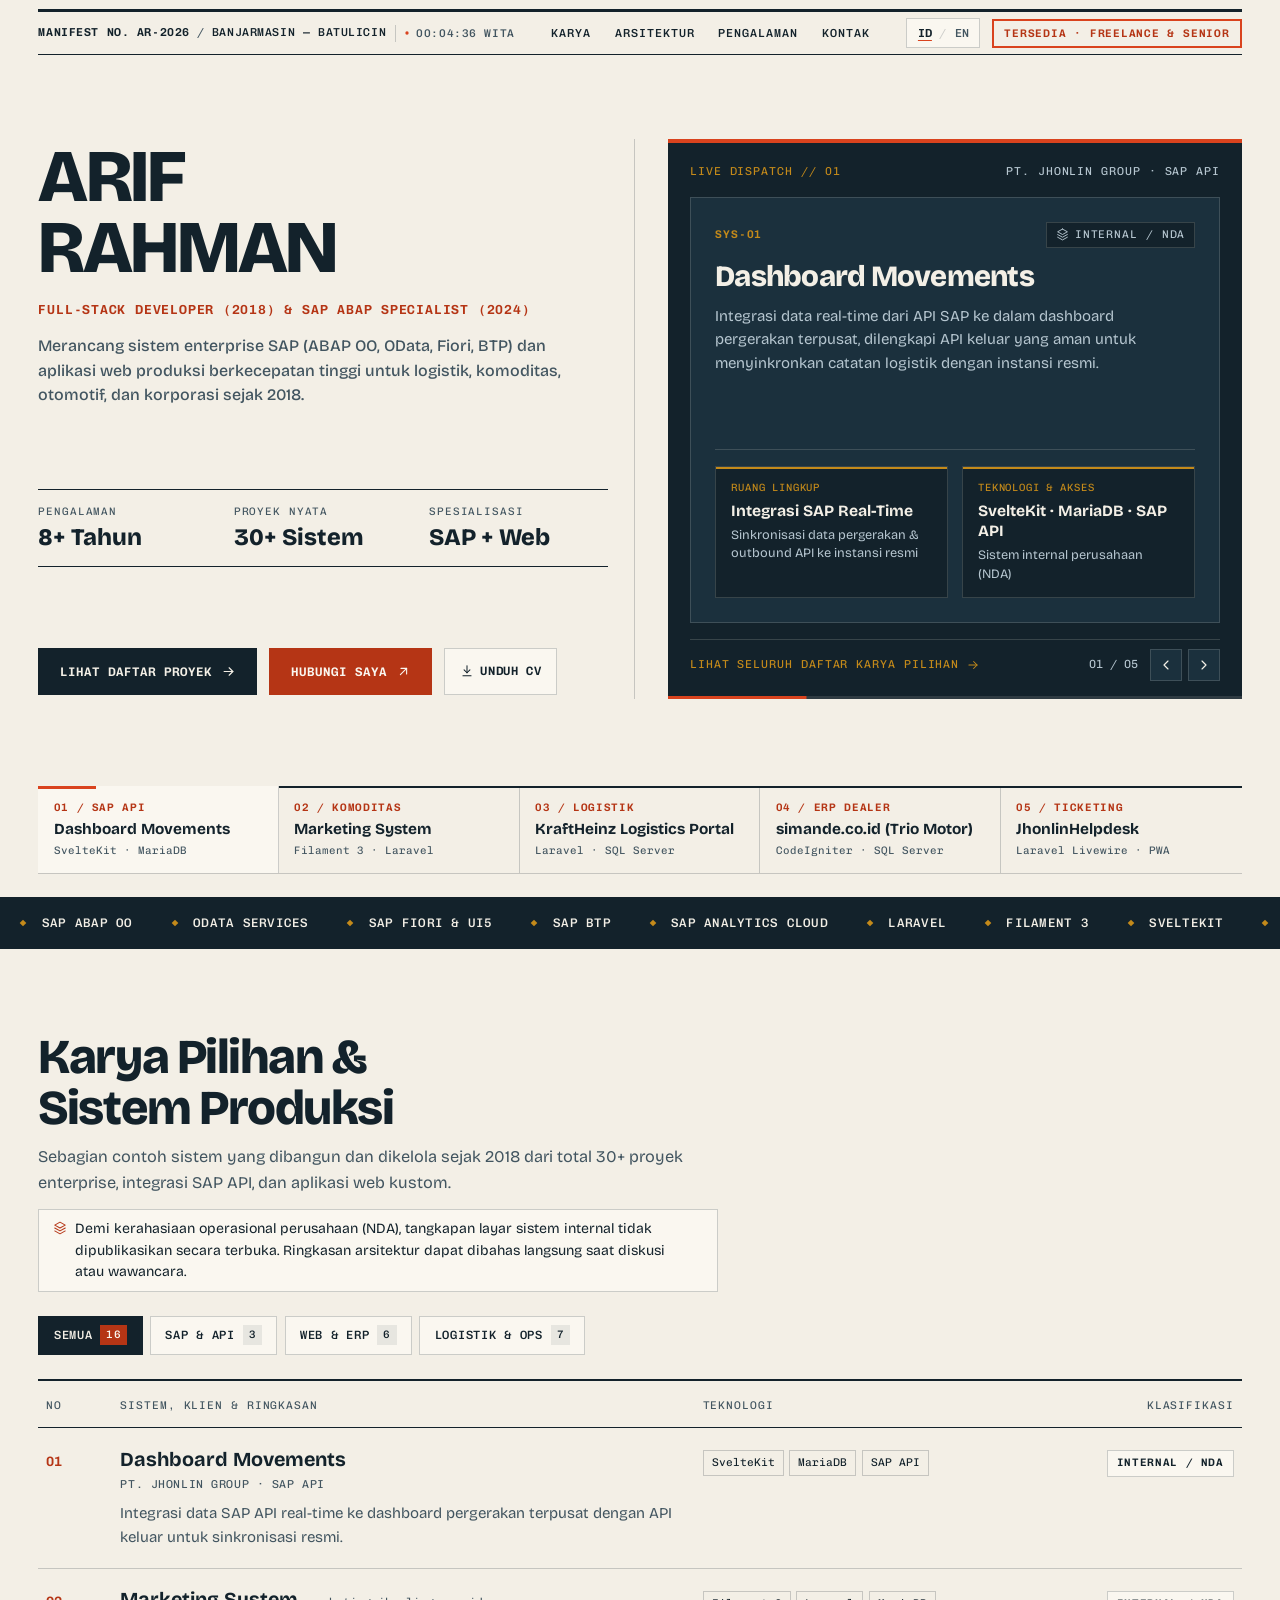
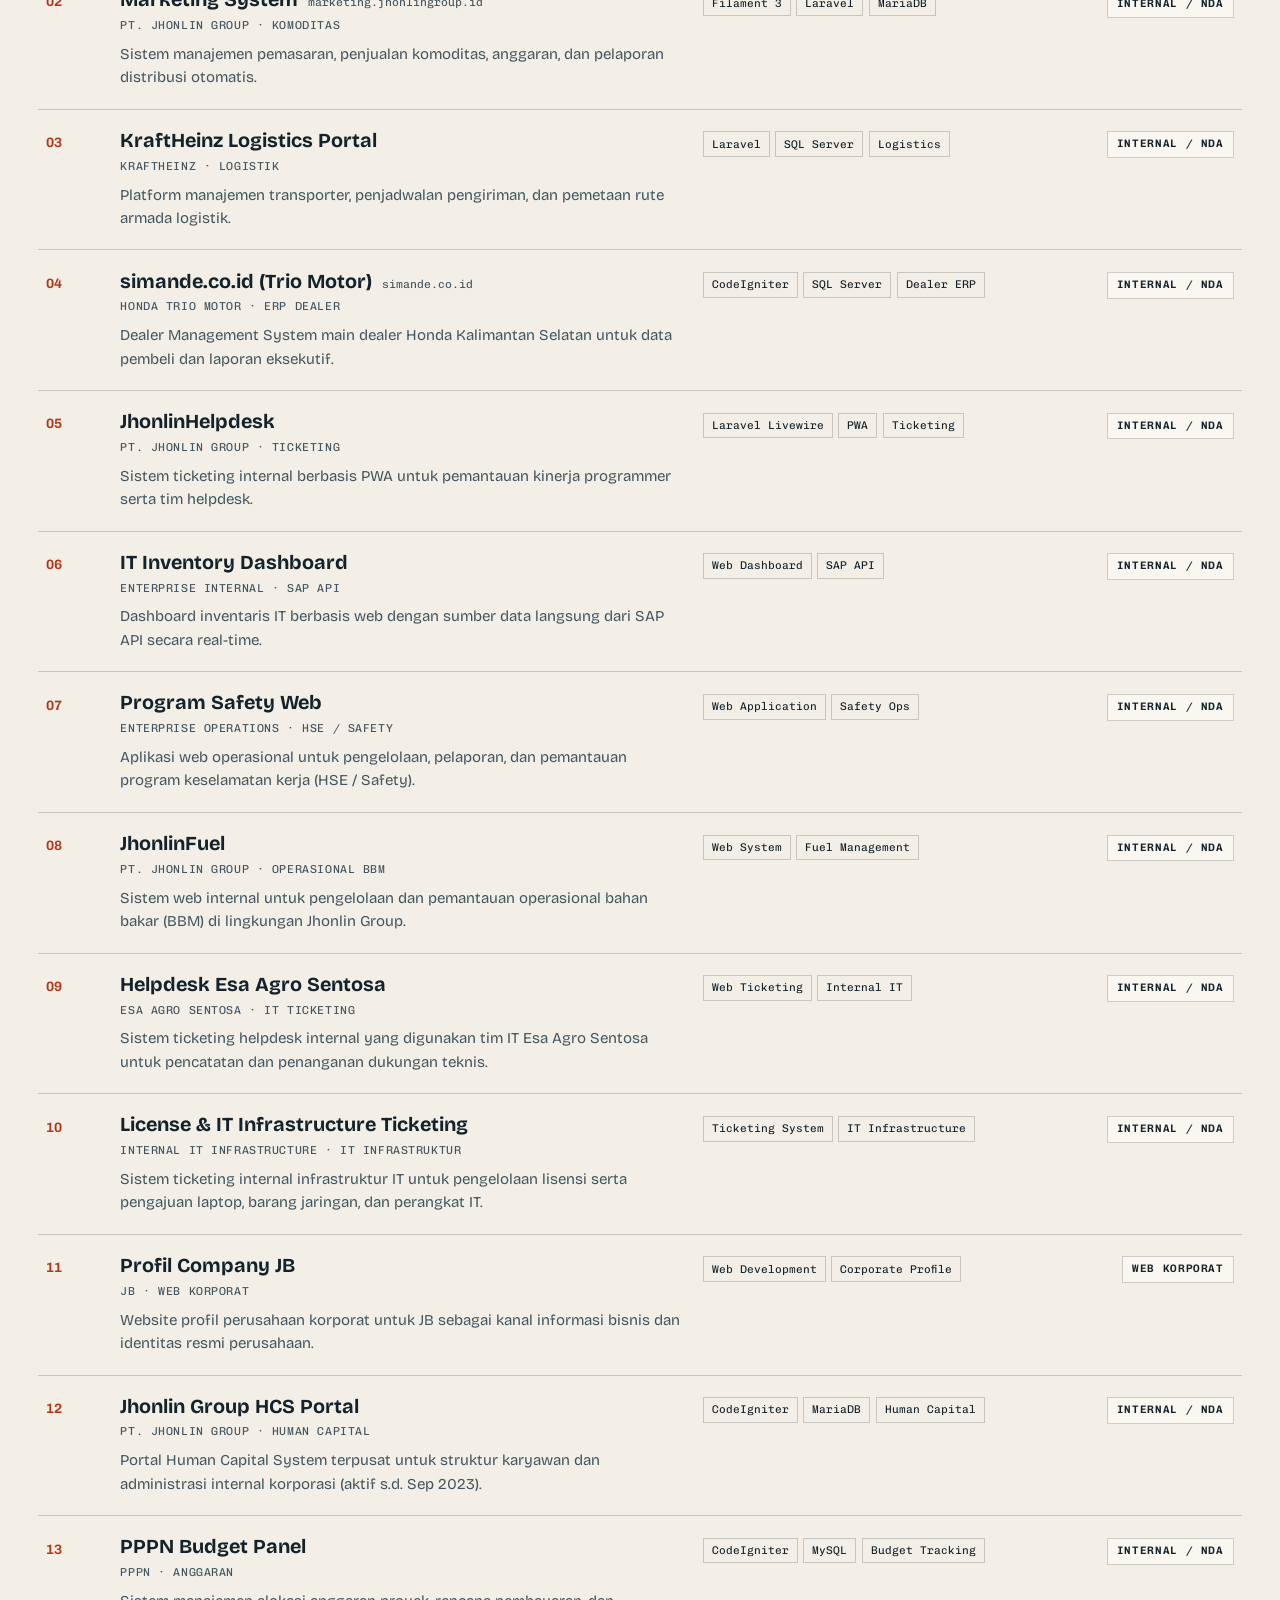
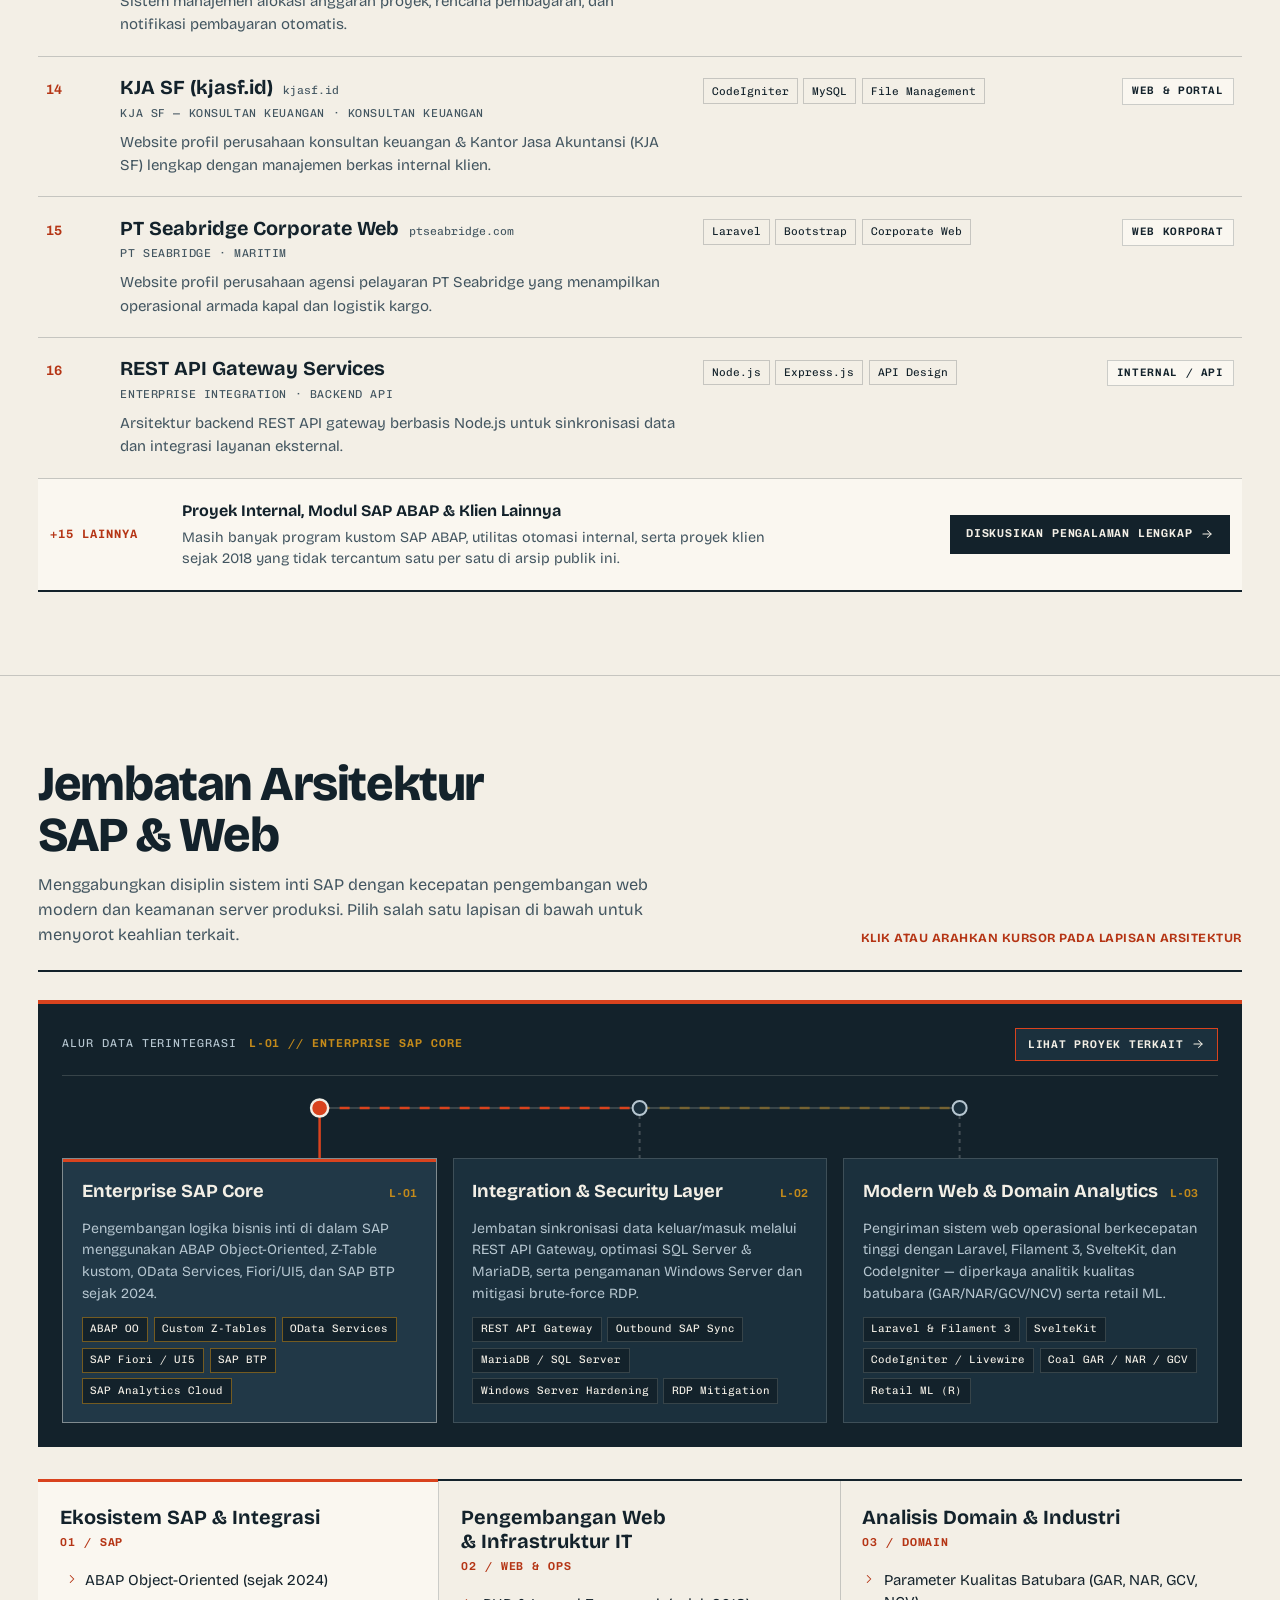
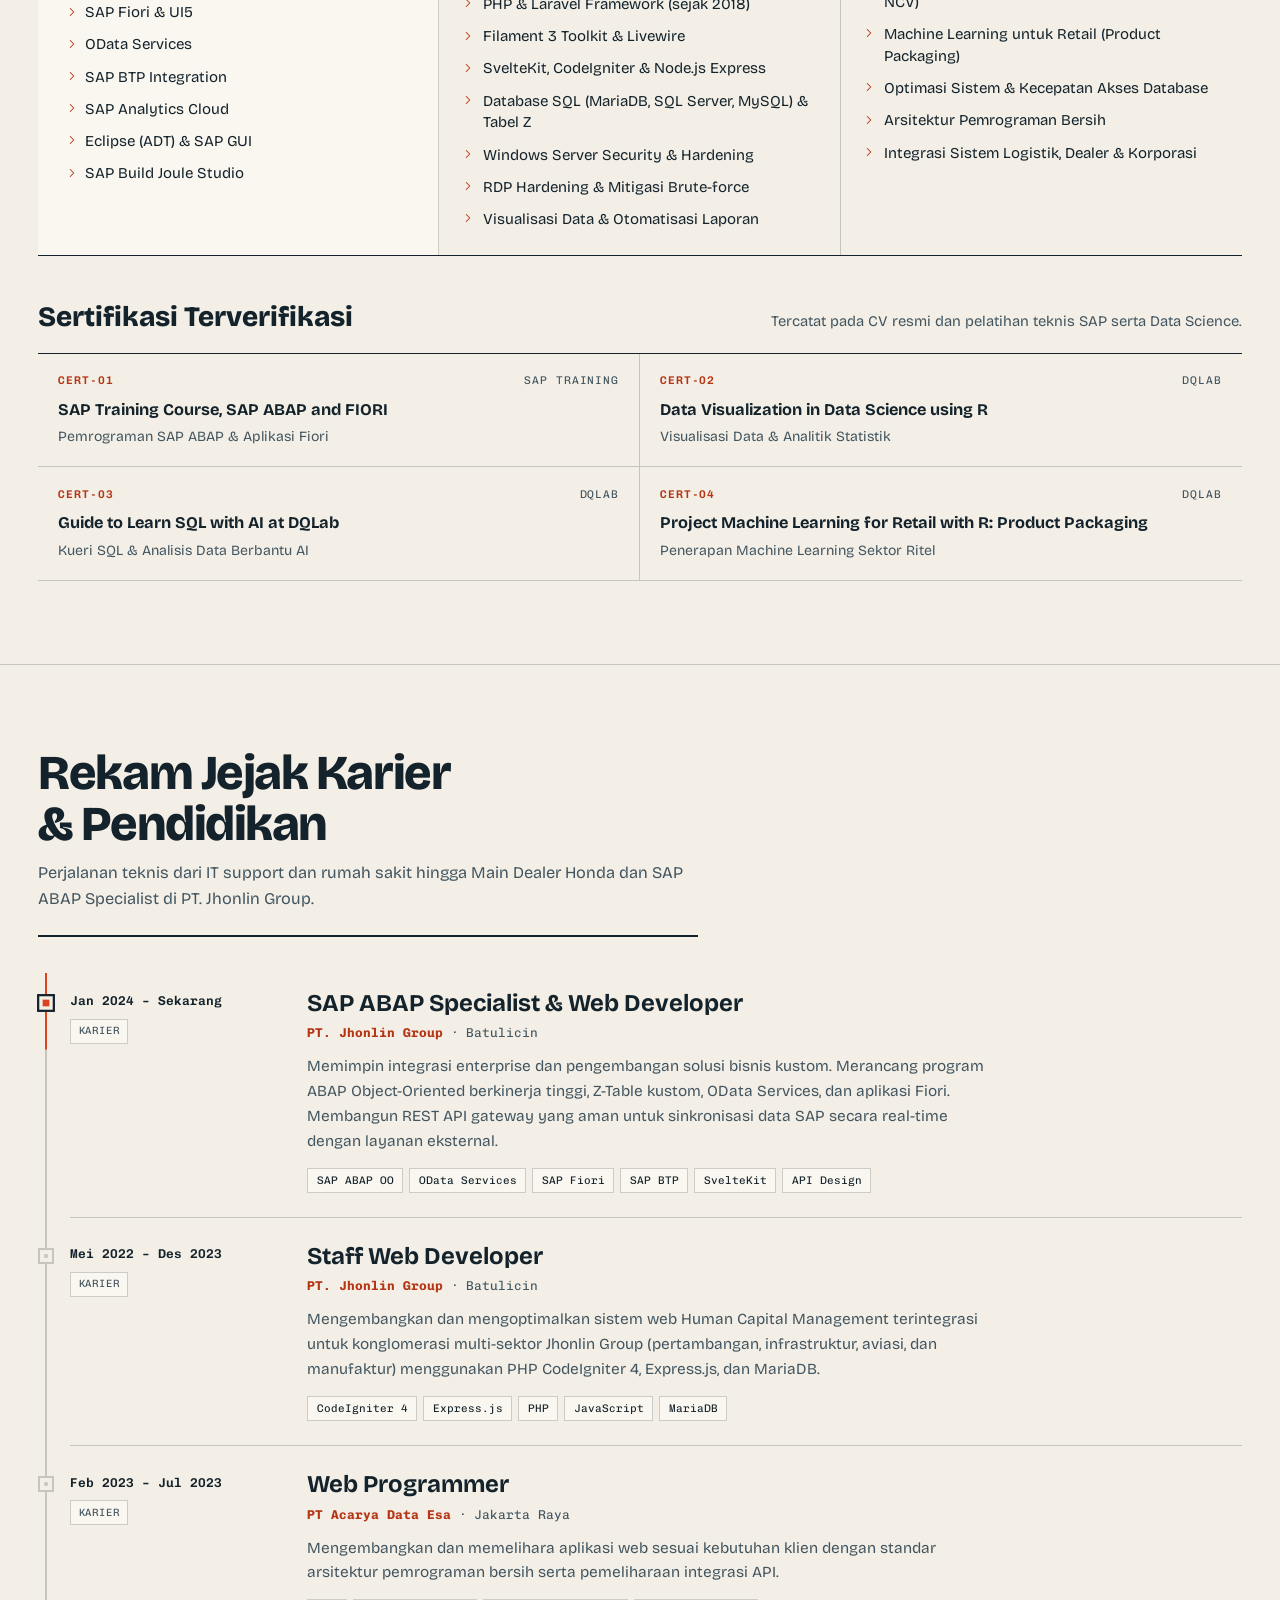
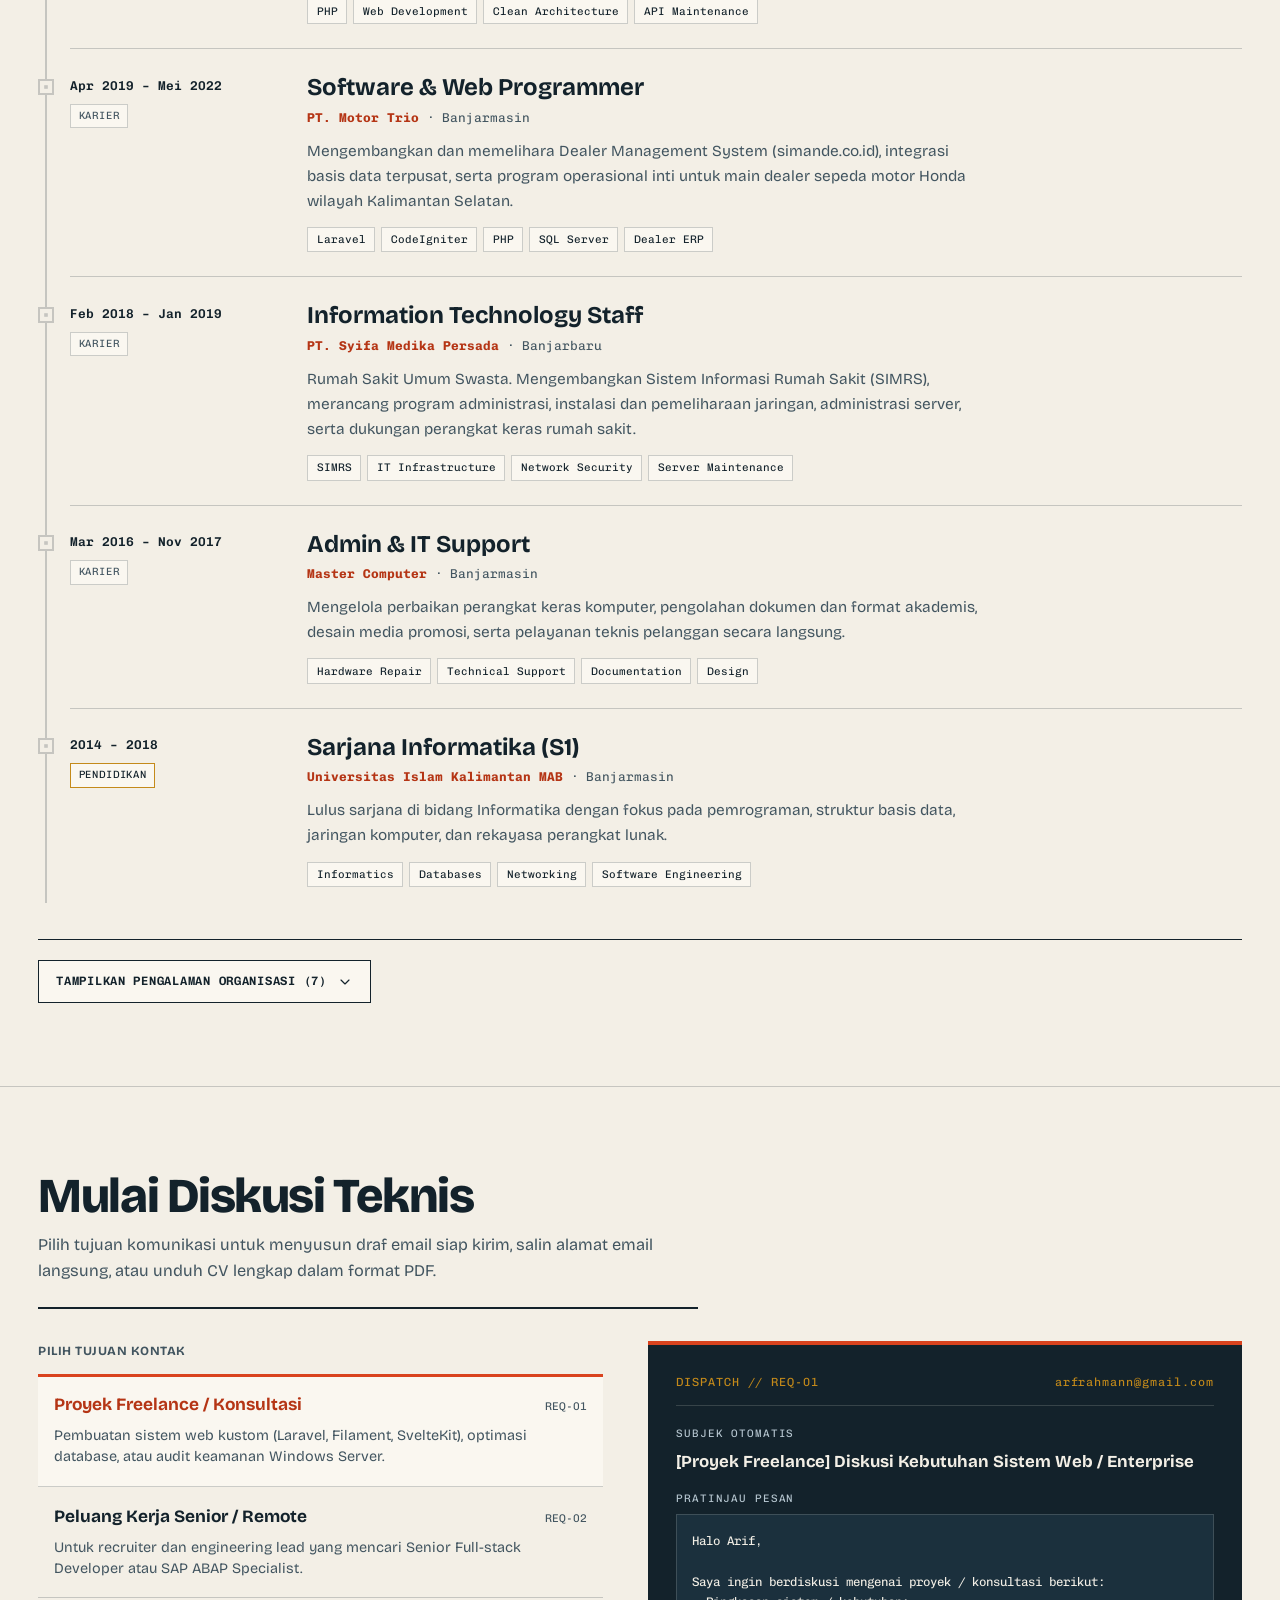
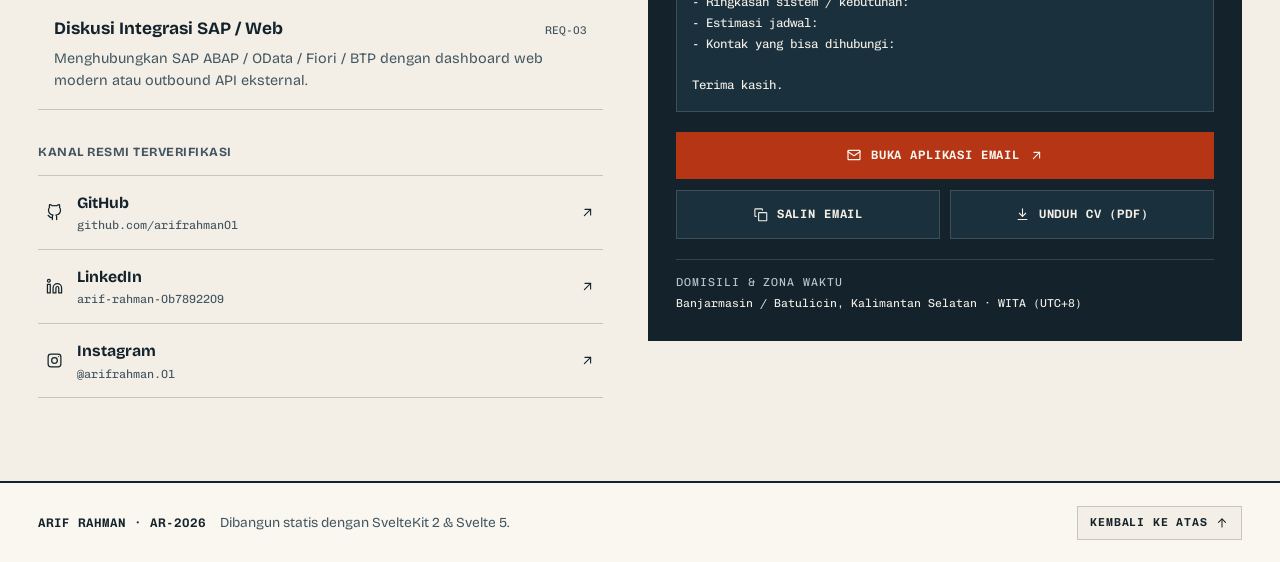
<file: index.html>
<!doctype html>
<html lang="id">
	<head>
		<meta charset="utf-8" />
		<meta name="viewport" content="width=device-width, initial-scale=1" />
		<meta name="theme-color" content="#13222B" />
		<meta
			name="description"
			content="Arif Rahman — Full-stack Developer (sejak 2018) & SAP ABAP Specialist (sejak 2024) di Banjarmasin, Indonesia. Integrasi SAP (ABAP OO, OData, Fiori, BTP) dan sistem web kustom."
		/>
		<link rel="preconnect" href="https://fonts.googleapis.com" />
		<link rel="preconnect" href="https://fonts.gstatic.com" crossorigin />
		<link
			href="https://fonts.googleapis.com/css2?family=Bricolage+Grotesque:opsz,wght@12..96,400;12..96,500;12..96,600;12..96,700;12..96,800&family=Chivo+Mono:wght@400;500;600&display=swap"
			rel="stylesheet"
		/>
		<link href="./_app/immutable/entry/start.CYYn6pnw.js" rel="modulepreload">
		<link href="./_app/immutable/chunks/DkCUYyuD.js" rel="modulepreload">
		<link href="./_app/immutable/chunks/CGQNh0VD.js" rel="modulepreload">
		<link href="./_app/immutable/entry/app.rwwnIr6E.js" rel="modulepreload">
		<link href="./_app/immutable/chunks/xihTtKlq.js" rel="modulepreload">
		<link href="./_app/immutable/nodes/0.B_ICmZ_x.js" rel="modulepreload">
		<link href="./_app/immutable/chunks/PalUv_cf.js" rel="modulepreload">
		<link href="./_app/immutable/nodes/2.DouBkD-E.js" rel="modulepreload">
		<!--12qhfyh--><meta name="description" content="Merancang sistem enterprise SAP (ABAP OO, OData, Fiori, BTP) dan aplikasi web produksi berkecepatan tinggi untuk logistik, komoditas, otomotif, dan korporasi sejak 2018."/><!----><title>Arif Rahman — Full-stack Developer &amp; SAP ABAP Specialist</title>
		<link href="./_app/immutable/assets/Icon.DcI3M6bp.css" rel="stylesheet">
		<link href="./_app/immutable/assets/0.DkOL7Kfc.css" rel="stylesheet">
		<link href="./_app/immutable/assets/2.MADezLDt.css" rel="stylesheet">
	</head>
	<body data-sveltekit-preload-data="hover">
		<div style="display: contents"><!--[--><!--[0--><!--[--><a href="#main-content" class="skip-link">Lewati ke konten utama</a> <div class="reading-progress svelte-12qhfyh" aria-hidden="true"><div class="reading-progress-fill svelte-12qhfyh" style="transform: scaleX(0);"></div></div> <header class="manifest-header svelte-1h32yp1"><div class="container svelte-1h32yp1"><div class="manifest-rail svelte-1h32yp1"><a href="#top" class="manifest-id mono svelte-1h32yp1"><span class="id-code svelte-1h32yp1">MANIFEST NO. AR-2026</span> <span class="sep svelte-1h32yp1" aria-hidden="true">/</span> <span class="city svelte-1h32yp1">BANJARMASIN — BATULICIN</span> <span class="clock-pill svelte-1h32yp1" title="Waktu Indonesia Tengah (UTC+8)"><span class="live-dot svelte-1h32yp1"><svg width="8" height="8" viewBox="0 0 24 24" fill="none" stroke="currentColor" stroke-width="1.75" stroke-linecap="round" stroke-linejoin="round" aria-hidden="true" class="icon  svelte-1eqehiz"><!--[24--><circle cx="12" cy="12" r="5" fill="currentColor" stroke="none"></circle><!--]--></svg><!----></span> <span class="svelte-1h32yp1">--:--:-- WITA</span></span></a> <nav class="desktop-nav mono svelte-1h32yp1" aria-label="Navigasi utama"><!--[--><a href="#work" data-section="work" class="nav-link svelte-1h32yp1">Karya</a><a href="#architecture" data-section="architecture" class="nav-link svelte-1h32yp1">Arsitektur</a><a href="#experience" data-section="experience" class="nav-link svelte-1h32yp1">Pengalaman</a><a href="#contact" data-section="contact" class="nav-link svelte-1h32yp1">Kontak</a><!--]--> <span class="nav-indicator svelte-1h32yp1" style="transform: translate3d(0px, 0, 0) scaleX(0);" aria-hidden="true"></span></nav> <div class="rail-right svelte-1h32yp1"><div class="lang-switch mono svelte-1h32yp1" role="group" aria-label="Language switcher"><button type="button" class="lang-btn svelte-1h32yp1 active" aria-pressed="true">ID</button> <span class="lang-div svelte-1h32yp1" aria-hidden="true">/</span> <button type="button" class="lang-btn svelte-1h32yp1" aria-pressed="false">EN</button></div> <a href="#contact" class="status-stamp mono svelte-1h32yp1">TERSEDIA · FREELANCE &amp; SENIOR</a> <button type="button" class="menu-toggle svelte-1h32yp1" aria-expanded="false" aria-controls="mobile-manifest-drawer" aria-label="Buka menu navigasi"><svg width="20" height="20" viewBox="0 0 24 24" fill="none" stroke="currentColor" stroke-width="1.75" stroke-linecap="round" stroke-linejoin="round" aria-hidden="true" class="icon  svelte-1eqehiz"><!--[7--><path d="M4 7h16"></path><path d="M4 12h16"></path><path d="M4 17h16"></path><!--]--></svg><!----></button></div></div></div> <!--[-1--><!--]--></header><!----> <main id="main-content"><!--[--><section id="top" class="hero-section svelte-1a56r1n"><div class="container hero-sheet svelte-1a56r1n"><div class="hero-grid svelte-1a56r1n"><div class="hero-left svelte-1a56r1n"><div class="hero-identity"><h1 class="display-name svelte-1a56r1n"><span class="line-mask svelte-1a56r1n"><span class="line-inner svelte-1a56r1n">ARIF</span></span> <span class="line-mask svelte-1a56r1n"><span class="line-inner svelte-1a56r1n">RAHMAN</span></span></h1> <p class="role-line mono svelte-1a56r1n">Full-stack Developer (2018) &amp; SAP ABAP Specialist (2024)</p> <p class="hero-bio svelte-1a56r1n">Merancang sistem enterprise SAP (ABAP OO, OData, Fiori, BTP) dan aplikasi web produksi berkecepatan tinggi untuk logistik, komoditas, otomotif, dan korporasi sejak 2018.</p></div> <div class="metrics-bar svelte-1a56r1n" aria-label="Ringkasan pengalaman"><div class="metric-cell svelte-1a56r1n"><span class="metric-k mono svelte-1a56r1n">PENGALAMAN</span> <span class="metric-v tabular svelte-1a56r1n">8+ Tahun</span></div> <div class="metric-cell svelte-1a56r1n"><span class="metric-k mono svelte-1a56r1n">PROYEK NYATA</span> <span class="metric-v tabular svelte-1a56r1n">30+ Sistem</span></div> <div class="metric-cell svelte-1a56r1n"><span class="metric-k mono svelte-1a56r1n">SPESIALISASI</span> <span class="metric-v svelte-1a56r1n">SAP + Web</span></div></div> <div class="hero-actions svelte-1a56r1n"><a href="#work" class="btn btn-ink mono svelte-1a56r1n"><span>Lihat Daftar Proyek</span> <span class="btn-icon svelte-1a56r1n"><svg width="15" height="15" viewBox="0 0 24 24" fill="none" stroke="currentColor" stroke-width="1.75" stroke-linecap="round" stroke-linejoin="round" aria-hidden="true" class="icon  svelte-1eqehiz"><!--[0--><path d="M5 12h14"></path><path d="m13 6 6 6-6 6"></path><!--]--></svg><!----></span></a> <a href="#contact" class="btn btn-vermilion mono svelte-1a56r1n"><span>Hubungi Saya</span> <span class="btn-icon btn-icon-diag svelte-1a56r1n"><svg width="15" height="15" viewBox="0 0 24 24" fill="none" stroke="currentColor" stroke-width="1.75" stroke-linecap="round" stroke-linejoin="round" aria-hidden="true" class="icon  svelte-1eqehiz"><!--[1--><path d="M7 17 17 7"></path><path d="M8 7h9v9"></path><!--]--></svg><!----></span></a> <a href="./Arif-Rahman-CV.pdf" download="Arif-Rahman-CV.pdf" class="cv-inline mono svelte-1a56r1n"><span class="cv-icon svelte-1a56r1n"><svg width="14" height="14" viewBox="0 0 24 24" fill="none" stroke="currentColor" stroke-width="1.75" stroke-linecap="round" stroke-linejoin="round" aria-hidden="true" class="icon  svelte-1eqehiz"><!--[11--><path d="M12 3v12"></path><path d="m7 10 5 5 5-5"></path><path d="M5 20h14"></path><!--]--></svg><!----></span> <span>Unduh CV</span></a></div></div> <div class="dispatch-stage svelte-1a56r1n" role="region" aria-label="LIVE DISPATCH"><div class="stage-topbar mono svelte-1a56r1n"><span class="stage-code">LIVE DISPATCH // 01</span> <span class="stage-client svelte-1a56r1n">PT. Jhonlin Group · SAP API</span></div> <div class="stage-plate-wrap svelte-1a56r1n"><div class="stage-tilt-frame svelte-1a56r1n" style="transform: perspective(1100px) rotateX(0deg) rotateY(0deg);"><!----><div class="dispatch-plate svelte-1a56r1n wipe-next" style="--mx: 50%; --my: 50%;"><div class="plate-sheen svelte-1a56r1n" aria-hidden="true"></div> <div class="plate-head svelte-1a56r1n"><div class="plate-id-row mono svelte-1a56r1n"><span class="plate-slot svelte-1a56r1n">SYS-01</span> <span class="plate-access svelte-1a56r1n"><svg width="13" height="13" viewBox="0 0 24 24" fill="none" stroke="currentColor" stroke-width="1.75" stroke-linecap="round" stroke-linejoin="round" aria-hidden="true" class="icon  svelte-1eqehiz"><!--[16--><path d="m12 2 9 5-9 5-9-5 9-5Z"></path><path d="m3 12 9 5 9-5"></path><path d="m3 17 9 5 9-5"></path><!--]--></svg><!----> <span>Internal / NDA</span></span></div> <h2 class="plate-title svelte-1a56r1n">Dashboard Movements</h2> <p class="plate-summary svelte-1a56r1n">Integrasi data real-time dari API SAP ke dalam dashboard pergerakan terpusat, dilengkapi API keluar yang aman untuk menyinkronkan catatan logistik dengan instansi resmi.</p></div> <div class="plate-specs svelte-1a56r1n"><div class="spec-box spec-1 svelte-1a56r1n"><span class="spec-label mono svelte-1a56r1n">RUANG LINGKUP</span> <strong class="spec-val svelte-1a56r1n">Integrasi SAP Real-Time</strong> <span class="spec-note svelte-1a56r1n">Sinkronisasi data pergerakan &amp; outbound API ke instansi resmi</span></div> <div class="spec-box spec-2 svelte-1a56r1n"><span class="spec-label mono svelte-1a56r1n">TEKNOLOGI &amp; AKSES</span> <strong class="spec-val svelte-1a56r1n">SvelteKit · MariaDB · SAP API</strong> <span class="spec-note svelte-1a56r1n"><!--[-1-->Sistem internal perusahaan (NDA)<!--]--></span></div></div></div><!----></div></div> <div class="stage-controls svelte-1a56r1n"><a href="#work" class="stage-index-link mono svelte-1a56r1n"><span>Lihat seluruh daftar karya pilihan</span> <span class="link-arrow svelte-1a56r1n"><svg width="14" height="14" viewBox="0 0 24 24" fill="none" stroke="currentColor" stroke-width="1.75" stroke-linecap="round" stroke-linejoin="round" aria-hidden="true" class="icon  svelte-1eqehiz"><!--[0--><path d="M5 12h14"></path><path d="m13 6 6 6-6 6"></path><!--]--></svg><!----></span></a> <div class="stage-nav-group svelte-1a56r1n"><span class="mono stage-counter svelte-1a56r1n">01 / 05</span> <button type="button" class="stage-btn svelte-1a56r1n" aria-label="Proyek sebelumnya"><svg width="16" height="16" viewBox="0 0 24 24" fill="none" stroke="currentColor" stroke-width="1.75" stroke-linecap="round" stroke-linejoin="round" aria-hidden="true" class="icon  svelte-1eqehiz"><!--[3--><path d="m15 18-6-6 6-6"></path><!--]--></svg><!----></button> <button type="button" class="stage-btn svelte-1a56r1n" aria-label="Proyek berikutnya"><svg width="16" height="16" viewBox="0 0 24 24" fill="none" stroke="currentColor" stroke-width="1.75" stroke-linecap="round" stroke-linejoin="round" aria-hidden="true" class="icon  svelte-1eqehiz"><!--[4--><path d="m9 18 6-6-6-6"></path><!--]--></svg><!----></button></div></div> <div class="stage-progress-track svelte-1a56r1n" aria-hidden="true"><div class="stage-progress-fill svelte-1a56r1n" style="transform: scaleX(0);"></div></div></div></div> <div class="manifest-strip svelte-1a56r1n" role="tablist" aria-label="Pilih proyek unggulan di panggung utama"><!--[--><button type="button" role="tab" aria-selected="true" class="strip-item svelte-1a56r1n active"><span class="strip-sweep svelte-1a56r1n" style="transform: scaleX(0.08); transition: transform 0.08s linear;" aria-hidden="true"></span> <span class="strip-code mono svelte-1a56r1n">01 / SAP API</span> <span class="strip-title svelte-1a56r1n">Dashboard Movements</span> <span class="strip-stack mono svelte-1a56r1n">SvelteKit · MariaDB</span></button><button type="button" role="tab" aria-selected="false" class="strip-item svelte-1a56r1n"><span class="strip-sweep svelte-1a56r1n" aria-hidden="true"></span> <span class="strip-code mono svelte-1a56r1n">02 / KOMODITAS</span> <span class="strip-title svelte-1a56r1n">Marketing System</span> <span class="strip-stack mono svelte-1a56r1n">Filament 3 · Laravel</span></button><button type="button" role="tab" aria-selected="false" class="strip-item svelte-1a56r1n"><span class="strip-sweep svelte-1a56r1n" aria-hidden="true"></span> <span class="strip-code mono svelte-1a56r1n">03 / LOGISTIK</span> <span class="strip-title svelte-1a56r1n">KraftHeinz Logistics Portal</span> <span class="strip-stack mono svelte-1a56r1n">Laravel · SQL Server</span></button><button type="button" role="tab" aria-selected="false" class="strip-item svelte-1a56r1n"><span class="strip-sweep svelte-1a56r1n" aria-hidden="true"></span> <span class="strip-code mono svelte-1a56r1n">04 / ERP DEALER</span> <span class="strip-title svelte-1a56r1n">simande.co.id (Trio Motor)</span> <span class="strip-stack mono svelte-1a56r1n">CodeIgniter · SQL Server</span></button><button type="button" role="tab" aria-selected="false" class="strip-item svelte-1a56r1n"><span class="strip-sweep svelte-1a56r1n" aria-hidden="true"></span> <span class="strip-code mono svelte-1a56r1n">05 / TICKETING</span> <span class="strip-title svelte-1a56r1n">JhonlinHelpdesk</span> <span class="strip-stack mono svelte-1a56r1n">Laravel Livewire · PWA</span></button><!--]--></div></div></section><!----> <div class="marquee-band svelte-qxcu2w" aria-label="Core engineering technologies"><div class="marquee-track svelte-qxcu2w"><!--[--><div class="marquee-group svelte-qxcu2w" aria-hidden="false"><!--[--><span class="marquee-item mono svelte-qxcu2w"><span class="marker svelte-qxcu2w"><svg width="10" height="10" viewBox="0 0 24 24" fill="none" stroke="currentColor" stroke-width="1.75" stroke-linecap="round" stroke-linejoin="round" aria-hidden="true" class="icon  svelte-1eqehiz"><!--[23--><path d="M12 4 20 12 12 20 4 12Z" fill="currentColor" stroke="none"></path><!--]--></svg><!----></span> <span>SAP ABAP OO</span></span><span class="marquee-item mono svelte-qxcu2w"><span class="marker svelte-qxcu2w"><svg width="10" height="10" viewBox="0 0 24 24" fill="none" stroke="currentColor" stroke-width="1.75" stroke-linecap="round" stroke-linejoin="round" aria-hidden="true" class="icon  svelte-1eqehiz"><!--[23--><path d="M12 4 20 12 12 20 4 12Z" fill="currentColor" stroke="none"></path><!--]--></svg><!----></span> <span>ODATA SERVICES</span></span><span class="marquee-item mono svelte-qxcu2w"><span class="marker svelte-qxcu2w"><svg width="10" height="10" viewBox="0 0 24 24" fill="none" stroke="currentColor" stroke-width="1.75" stroke-linecap="round" stroke-linejoin="round" aria-hidden="true" class="icon  svelte-1eqehiz"><!--[23--><path d="M12 4 20 12 12 20 4 12Z" fill="currentColor" stroke="none"></path><!--]--></svg><!----></span> <span>SAP FIORI &amp; UI5</span></span><span class="marquee-item mono svelte-qxcu2w"><span class="marker svelte-qxcu2w"><svg width="10" height="10" viewBox="0 0 24 24" fill="none" stroke="currentColor" stroke-width="1.75" stroke-linecap="round" stroke-linejoin="round" aria-hidden="true" class="icon  svelte-1eqehiz"><!--[23--><path d="M12 4 20 12 12 20 4 12Z" fill="currentColor" stroke="none"></path><!--]--></svg><!----></span> <span>SAP BTP</span></span><span class="marquee-item mono svelte-qxcu2w"><span class="marker svelte-qxcu2w"><svg width="10" height="10" viewBox="0 0 24 24" fill="none" stroke="currentColor" stroke-width="1.75" stroke-linecap="round" stroke-linejoin="round" aria-hidden="true" class="icon  svelte-1eqehiz"><!--[23--><path d="M12 4 20 12 12 20 4 12Z" fill="currentColor" stroke="none"></path><!--]--></svg><!----></span> <span>SAP ANALYTICS CLOUD</span></span><span class="marquee-item mono svelte-qxcu2w"><span class="marker svelte-qxcu2w"><svg width="10" height="10" viewBox="0 0 24 24" fill="none" stroke="currentColor" stroke-width="1.75" stroke-linecap="round" stroke-linejoin="round" aria-hidden="true" class="icon  svelte-1eqehiz"><!--[23--><path d="M12 4 20 12 12 20 4 12Z" fill="currentColor" stroke="none"></path><!--]--></svg><!----></span> <span>LARAVEL</span></span><span class="marquee-item mono svelte-qxcu2w"><span class="marker svelte-qxcu2w"><svg width="10" height="10" viewBox="0 0 24 24" fill="none" stroke="currentColor" stroke-width="1.75" stroke-linecap="round" stroke-linejoin="round" aria-hidden="true" class="icon  svelte-1eqehiz"><!--[23--><path d="M12 4 20 12 12 20 4 12Z" fill="currentColor" stroke="none"></path><!--]--></svg><!----></span> <span>FILAMENT 3</span></span><span class="marquee-item mono svelte-qxcu2w"><span class="marker svelte-qxcu2w"><svg width="10" height="10" viewBox="0 0 24 24" fill="none" stroke="currentColor" stroke-width="1.75" stroke-linecap="round" stroke-linejoin="round" aria-hidden="true" class="icon  svelte-1eqehiz"><!--[23--><path d="M12 4 20 12 12 20 4 12Z" fill="currentColor" stroke="none"></path><!--]--></svg><!----></span> <span>SVELTEKIT</span></span><span class="marquee-item mono svelte-qxcu2w"><span class="marker svelte-qxcu2w"><svg width="10" height="10" viewBox="0 0 24 24" fill="none" stroke="currentColor" stroke-width="1.75" stroke-linecap="round" stroke-linejoin="round" aria-hidden="true" class="icon  svelte-1eqehiz"><!--[23--><path d="M12 4 20 12 12 20 4 12Z" fill="currentColor" stroke="none"></path><!--]--></svg><!----></span> <span>CODEIGNITER</span></span><span class="marquee-item mono svelte-qxcu2w"><span class="marker svelte-qxcu2w"><svg width="10" height="10" viewBox="0 0 24 24" fill="none" stroke="currentColor" stroke-width="1.75" stroke-linecap="round" stroke-linejoin="round" aria-hidden="true" class="icon  svelte-1eqehiz"><!--[23--><path d="M12 4 20 12 12 20 4 12Z" fill="currentColor" stroke="none"></path><!--]--></svg><!----></span> <span>MARIADB</span></span><span class="marquee-item mono svelte-qxcu2w"><span class="marker svelte-qxcu2w"><svg width="10" height="10" viewBox="0 0 24 24" fill="none" stroke="currentColor" stroke-width="1.75" stroke-linecap="round" stroke-linejoin="round" aria-hidden="true" class="icon  svelte-1eqehiz"><!--[23--><path d="M12 4 20 12 12 20 4 12Z" fill="currentColor" stroke="none"></path><!--]--></svg><!----></span> <span>SQL SERVER</span></span><span class="marquee-item mono svelte-qxcu2w"><span class="marker svelte-qxcu2w"><svg width="10" height="10" viewBox="0 0 24 24" fill="none" stroke="currentColor" stroke-width="1.75" stroke-linecap="round" stroke-linejoin="round" aria-hidden="true" class="icon  svelte-1eqehiz"><!--[23--><path d="M12 4 20 12 12 20 4 12Z" fill="currentColor" stroke="none"></path><!--]--></svg><!----></span> <span>COAL QUALITY GAR / NAR</span></span><span class="marquee-item mono svelte-qxcu2w"><span class="marker svelte-qxcu2w"><svg width="10" height="10" viewBox="0 0 24 24" fill="none" stroke="currentColor" stroke-width="1.75" stroke-linecap="round" stroke-linejoin="round" aria-hidden="true" class="icon  svelte-1eqehiz"><!--[23--><path d="M12 4 20 12 12 20 4 12Z" fill="currentColor" stroke="none"></path><!--]--></svg><!----></span> <span>WINDOWS SERVER HARDENING</span></span><span class="marquee-item mono svelte-qxcu2w"><span class="marker svelte-qxcu2w"><svg width="10" height="10" viewBox="0 0 24 24" fill="none" stroke="currentColor" stroke-width="1.75" stroke-linecap="round" stroke-linejoin="round" aria-hidden="true" class="icon  svelte-1eqehiz"><!--[23--><path d="M12 4 20 12 12 20 4 12Z" fill="currentColor" stroke="none"></path><!--]--></svg><!----></span> <span>REST API GATEWAY</span></span><!--]--></div><div class="marquee-group svelte-qxcu2w" aria-hidden="true"><!--[--><span class="marquee-item mono svelte-qxcu2w"><span class="marker svelte-qxcu2w"><svg width="10" height="10" viewBox="0 0 24 24" fill="none" stroke="currentColor" stroke-width="1.75" stroke-linecap="round" stroke-linejoin="round" aria-hidden="true" class="icon  svelte-1eqehiz"><!--[23--><path d="M12 4 20 12 12 20 4 12Z" fill="currentColor" stroke="none"></path><!--]--></svg><!----></span> <span>SAP ABAP OO</span></span><span class="marquee-item mono svelte-qxcu2w"><span class="marker svelte-qxcu2w"><svg width="10" height="10" viewBox="0 0 24 24" fill="none" stroke="currentColor" stroke-width="1.75" stroke-linecap="round" stroke-linejoin="round" aria-hidden="true" class="icon  svelte-1eqehiz"><!--[23--><path d="M12 4 20 12 12 20 4 12Z" fill="currentColor" stroke="none"></path><!--]--></svg><!----></span> <span>ODATA SERVICES</span></span><span class="marquee-item mono svelte-qxcu2w"><span class="marker svelte-qxcu2w"><svg width="10" height="10" viewBox="0 0 24 24" fill="none" stroke="currentColor" stroke-width="1.75" stroke-linecap="round" stroke-linejoin="round" aria-hidden="true" class="icon  svelte-1eqehiz"><!--[23--><path d="M12 4 20 12 12 20 4 12Z" fill="currentColor" stroke="none"></path><!--]--></svg><!----></span> <span>SAP FIORI &amp; UI5</span></span><span class="marquee-item mono svelte-qxcu2w"><span class="marker svelte-qxcu2w"><svg width="10" height="10" viewBox="0 0 24 24" fill="none" stroke="currentColor" stroke-width="1.75" stroke-linecap="round" stroke-linejoin="round" aria-hidden="true" class="icon  svelte-1eqehiz"><!--[23--><path d="M12 4 20 12 12 20 4 12Z" fill="currentColor" stroke="none"></path><!--]--></svg><!----></span> <span>SAP BTP</span></span><span class="marquee-item mono svelte-qxcu2w"><span class="marker svelte-qxcu2w"><svg width="10" height="10" viewBox="0 0 24 24" fill="none" stroke="currentColor" stroke-width="1.75" stroke-linecap="round" stroke-linejoin="round" aria-hidden="true" class="icon  svelte-1eqehiz"><!--[23--><path d="M12 4 20 12 12 20 4 12Z" fill="currentColor" stroke="none"></path><!--]--></svg><!----></span> <span>SAP ANALYTICS CLOUD</span></span><span class="marquee-item mono svelte-qxcu2w"><span class="marker svelte-qxcu2w"><svg width="10" height="10" viewBox="0 0 24 24" fill="none" stroke="currentColor" stroke-width="1.75" stroke-linecap="round" stroke-linejoin="round" aria-hidden="true" class="icon  svelte-1eqehiz"><!--[23--><path d="M12 4 20 12 12 20 4 12Z" fill="currentColor" stroke="none"></path><!--]--></svg><!----></span> <span>LARAVEL</span></span><span class="marquee-item mono svelte-qxcu2w"><span class="marker svelte-qxcu2w"><svg width="10" height="10" viewBox="0 0 24 24" fill="none" stroke="currentColor" stroke-width="1.75" stroke-linecap="round" stroke-linejoin="round" aria-hidden="true" class="icon  svelte-1eqehiz"><!--[23--><path d="M12 4 20 12 12 20 4 12Z" fill="currentColor" stroke="none"></path><!--]--></svg><!----></span> <span>FILAMENT 3</span></span><span class="marquee-item mono svelte-qxcu2w"><span class="marker svelte-qxcu2w"><svg width="10" height="10" viewBox="0 0 24 24" fill="none" stroke="currentColor" stroke-width="1.75" stroke-linecap="round" stroke-linejoin="round" aria-hidden="true" class="icon  svelte-1eqehiz"><!--[23--><path d="M12 4 20 12 12 20 4 12Z" fill="currentColor" stroke="none"></path><!--]--></svg><!----></span> <span>SVELTEKIT</span></span><span class="marquee-item mono svelte-qxcu2w"><span class="marker svelte-qxcu2w"><svg width="10" height="10" viewBox="0 0 24 24" fill="none" stroke="currentColor" stroke-width="1.75" stroke-linecap="round" stroke-linejoin="round" aria-hidden="true" class="icon  svelte-1eqehiz"><!--[23--><path d="M12 4 20 12 12 20 4 12Z" fill="currentColor" stroke="none"></path><!--]--></svg><!----></span> <span>CODEIGNITER</span></span><span class="marquee-item mono svelte-qxcu2w"><span class="marker svelte-qxcu2w"><svg width="10" height="10" viewBox="0 0 24 24" fill="none" stroke="currentColor" stroke-width="1.75" stroke-linecap="round" stroke-linejoin="round" aria-hidden="true" class="icon  svelte-1eqehiz"><!--[23--><path d="M12 4 20 12 12 20 4 12Z" fill="currentColor" stroke="none"></path><!--]--></svg><!----></span> <span>MARIADB</span></span><span class="marquee-item mono svelte-qxcu2w"><span class="marker svelte-qxcu2w"><svg width="10" height="10" viewBox="0 0 24 24" fill="none" stroke="currentColor" stroke-width="1.75" stroke-linecap="round" stroke-linejoin="round" aria-hidden="true" class="icon  svelte-1eqehiz"><!--[23--><path d="M12 4 20 12 12 20 4 12Z" fill="currentColor" stroke="none"></path><!--]--></svg><!----></span> <span>SQL SERVER</span></span><span class="marquee-item mono svelte-qxcu2w"><span class="marker svelte-qxcu2w"><svg width="10" height="10" viewBox="0 0 24 24" fill="none" stroke="currentColor" stroke-width="1.75" stroke-linecap="round" stroke-linejoin="round" aria-hidden="true" class="icon  svelte-1eqehiz"><!--[23--><path d="M12 4 20 12 12 20 4 12Z" fill="currentColor" stroke="none"></path><!--]--></svg><!----></span> <span>COAL QUALITY GAR / NAR</span></span><span class="marquee-item mono svelte-qxcu2w"><span class="marker svelte-qxcu2w"><svg width="10" height="10" viewBox="0 0 24 24" fill="none" stroke="currentColor" stroke-width="1.75" stroke-linecap="round" stroke-linejoin="round" aria-hidden="true" class="icon  svelte-1eqehiz"><!--[23--><path d="M12 4 20 12 12 20 4 12Z" fill="currentColor" stroke="none"></path><!--]--></svg><!----></span> <span>WINDOWS SERVER HARDENING</span></span><span class="marquee-item mono svelte-qxcu2w"><span class="marker svelte-qxcu2w"><svg width="10" height="10" viewBox="0 0 24 24" fill="none" stroke="currentColor" stroke-width="1.75" stroke-linecap="round" stroke-linejoin="round" aria-hidden="true" class="icon  svelte-1eqehiz"><!--[23--><path d="M12 4 20 12 12 20 4 12Z" fill="currentColor" stroke="none"></path><!--]--></svg><!----></span> <span>REST API GATEWAY</span></span><!--]--></div><!--]--></div></div><!----> <section id="work" class="ledger-section svelte-t3vrbx"><div class="container"><div class="section-header svelte-t3vrbx"><div class="section-heading-block svelte-t3vrbx"><h2 class="section-title svelte-t3vrbx">Karya Pilihan &amp; Sistem Produksi</h2> <p class="section-subtitle svelte-t3vrbx">Sebagian contoh sistem yang dibangun dan dikelola sejak 2018 dari total 30+ proyek enterprise, integrasi SAP API, dan aplikasi web kustom.</p> <p class="nda-note svelte-t3vrbx"><span class="nda-icon svelte-t3vrbx"><svg width="14" height="14" viewBox="0 0 24 24" fill="none" stroke="currentColor" stroke-width="1.75" stroke-linecap="round" stroke-linejoin="round" aria-hidden="true" class="icon  svelte-1eqehiz"><!--[16--><path d="m12 2 9 5-9 5-9-5 9-5Z"></path><path d="m3 12 9 5 9-5"></path><path d="m3 17 9 5 9-5"></path><!--]--></svg><!----></span> <span>Demi kerahasiaan operasional perusahaan (NDA), tangkapan layar sistem internal tidak dipublikasikan secara terbuka. Ringkasan arsitektur dapat dibahas langsung saat diskusi atau wawancara.</span></p></div> <div class="filter-bar svelte-t3vrbx" role="tablist" aria-label="Filter kategori proyek"><!--[--><button type="button" role="tab" aria-selected="true" class="filter-btn mono svelte-t3vrbx active"><span>Semua</span> <span class="filter-count svelte-t3vrbx">16</span></button><button type="button" role="tab" aria-selected="false" class="filter-btn mono svelte-t3vrbx"><span>SAP &amp; API</span> <span class="filter-count svelte-t3vrbx">3</span></button><button type="button" role="tab" aria-selected="false" class="filter-btn mono svelte-t3vrbx"><span>Web &amp; ERP</span> <span class="filter-count svelte-t3vrbx">6</span></button><button type="button" role="tab" aria-selected="false" class="filter-btn mono svelte-t3vrbx"><span>Logistik &amp; Ops</span> <span class="filter-count svelte-t3vrbx">7</span></button><!--]--></div></div> <div class="ledger-table svelte-t3vrbx"><div class="ledger-head mono svelte-t3vrbx" aria-hidden="true"><span>NO</span> <span>SISTEM, KLIEN &amp; RINGKASAN</span> <span>TEKNOLOGI</span> <span class="align-right svelte-t3vrbx">KLASIFIKASI</span></div> <ol class="ledger-list svelte-t3vrbx"><!--[--><li class="ledger-row svelte-t3vrbx" style="--row-delay: 0ms;"><span class="row-sweep svelte-t3vrbx" aria-hidden="true"></span> <span class="row-code mono svelte-t3vrbx">01</span> <div class="row-main svelte-t3vrbx"><div class="row-title-wrap svelte-t3vrbx"><h3 class="row-title svelte-t3vrbx">Dashboard Movements</h3> <!--[-1--><!--]--></div> <p class="row-client mono svelte-t3vrbx">PT. Jhonlin Group · SAP API</p> <p class="row-desc svelte-t3vrbx">Integrasi data SAP API real-time ke dashboard pergerakan terpusat dengan API keluar untuk sinkronisasi resmi.</p></div> <div class="row-stack mono svelte-t3vrbx"><!--[--><span class="stack-chip svelte-t3vrbx">SvelteKit</span><span class="stack-chip svelte-t3vrbx">MariaDB</span><span class="stack-chip svelte-t3vrbx">SAP API</span><!--]--></div> <div class="row-access svelte-t3vrbx"><span class="access-badge mono svelte-t3vrbx">Internal / NDA</span></div></li><li class="ledger-row svelte-t3vrbx" style="--row-delay: 25ms;"><span class="row-sweep svelte-t3vrbx" aria-hidden="true"></span> <span class="row-code mono svelte-t3vrbx">02</span> <div class="row-main svelte-t3vrbx"><div class="row-title-wrap svelte-t3vrbx"><h3 class="row-title svelte-t3vrbx">Marketing System</h3> <!--[0--><span class="row-domain mono svelte-t3vrbx">marketing.jhonlingroup.id</span><!--]--></div> <p class="row-client mono svelte-t3vrbx">PT. Jhonlin Group · KOMODITAS</p> <p class="row-desc svelte-t3vrbx">Sistem manajemen pemasaran, penjualan komoditas, anggaran, dan pelaporan distribusi otomatis.</p></div> <div class="row-stack mono svelte-t3vrbx"><!--[--><span class="stack-chip svelte-t3vrbx">Filament 3</span><span class="stack-chip svelte-t3vrbx">Laravel</span><span class="stack-chip svelte-t3vrbx">MariaDB</span><!--]--></div> <div class="row-access svelte-t3vrbx"><span class="access-badge mono svelte-t3vrbx">Internal / NDA</span></div></li><li class="ledger-row svelte-t3vrbx" style="--row-delay: 50ms;"><span class="row-sweep svelte-t3vrbx" aria-hidden="true"></span> <span class="row-code mono svelte-t3vrbx">03</span> <div class="row-main svelte-t3vrbx"><div class="row-title-wrap svelte-t3vrbx"><h3 class="row-title svelte-t3vrbx">KraftHeinz Logistics Portal</h3> <!--[-1--><!--]--></div> <p class="row-client mono svelte-t3vrbx">KraftHeinz · LOGISTIK</p> <p class="row-desc svelte-t3vrbx">Platform manajemen transporter, penjadwalan pengiriman, dan pemetaan rute armada logistik.</p></div> <div class="row-stack mono svelte-t3vrbx"><!--[--><span class="stack-chip svelte-t3vrbx">Laravel</span><span class="stack-chip svelte-t3vrbx">SQL Server</span><span class="stack-chip svelte-t3vrbx">Logistics</span><!--]--></div> <div class="row-access svelte-t3vrbx"><span class="access-badge mono svelte-t3vrbx">Internal / NDA</span></div></li><li class="ledger-row svelte-t3vrbx" style="--row-delay: 75ms;"><span class="row-sweep svelte-t3vrbx" aria-hidden="true"></span> <span class="row-code mono svelte-t3vrbx">04</span> <div class="row-main svelte-t3vrbx"><div class="row-title-wrap svelte-t3vrbx"><h3 class="row-title svelte-t3vrbx">simande.co.id (Trio Motor)</h3> <!--[0--><span class="row-domain mono svelte-t3vrbx">simande.co.id</span><!--]--></div> <p class="row-client mono svelte-t3vrbx">Honda Trio Motor · ERP DEALER</p> <p class="row-desc svelte-t3vrbx">Dealer Management System main dealer Honda Kalimantan Selatan untuk data pembeli dan laporan eksekutif.</p></div> <div class="row-stack mono svelte-t3vrbx"><!--[--><span class="stack-chip svelte-t3vrbx">CodeIgniter</span><span class="stack-chip svelte-t3vrbx">SQL Server</span><span class="stack-chip svelte-t3vrbx">Dealer ERP</span><!--]--></div> <div class="row-access svelte-t3vrbx"><span class="access-badge mono svelte-t3vrbx">Internal / NDA</span></div></li><li class="ledger-row svelte-t3vrbx" style="--row-delay: 100ms;"><span class="row-sweep svelte-t3vrbx" aria-hidden="true"></span> <span class="row-code mono svelte-t3vrbx">05</span> <div class="row-main svelte-t3vrbx"><div class="row-title-wrap svelte-t3vrbx"><h3 class="row-title svelte-t3vrbx">JhonlinHelpdesk</h3> <!--[-1--><!--]--></div> <p class="row-client mono svelte-t3vrbx">PT. Jhonlin Group · TICKETING</p> <p class="row-desc svelte-t3vrbx">Sistem ticketing internal berbasis PWA untuk pemantauan kinerja programmer serta tim helpdesk.</p></div> <div class="row-stack mono svelte-t3vrbx"><!--[--><span class="stack-chip svelte-t3vrbx">Laravel Livewire</span><span class="stack-chip svelte-t3vrbx">PWA</span><span class="stack-chip svelte-t3vrbx">Ticketing</span><!--]--></div> <div class="row-access svelte-t3vrbx"><span class="access-badge mono svelte-t3vrbx">Internal / NDA</span></div></li><li class="ledger-row svelte-t3vrbx" style="--row-delay: 125ms;"><span class="row-sweep svelte-t3vrbx" aria-hidden="true"></span> <span class="row-code mono svelte-t3vrbx">06</span> <div class="row-main svelte-t3vrbx"><div class="row-title-wrap svelte-t3vrbx"><h3 class="row-title svelte-t3vrbx">IT Inventory Dashboard</h3> <!--[-1--><!--]--></div> <p class="row-client mono svelte-t3vrbx">Enterprise Internal · SAP API</p> <p class="row-desc svelte-t3vrbx">Dashboard inventaris IT berbasis web dengan sumber data langsung dari SAP API secara real-time.</p></div> <div class="row-stack mono svelte-t3vrbx"><!--[--><span class="stack-chip svelte-t3vrbx">Web Dashboard</span><span class="stack-chip svelte-t3vrbx">SAP API</span><!--]--></div> <div class="row-access svelte-t3vrbx"><span class="access-badge mono svelte-t3vrbx">Internal / NDA</span></div></li><li class="ledger-row svelte-t3vrbx" style="--row-delay: 150ms;"><span class="row-sweep svelte-t3vrbx" aria-hidden="true"></span> <span class="row-code mono svelte-t3vrbx">07</span> <div class="row-main svelte-t3vrbx"><div class="row-title-wrap svelte-t3vrbx"><h3 class="row-title svelte-t3vrbx">Program Safety Web</h3> <!--[-1--><!--]--></div> <p class="row-client mono svelte-t3vrbx">Enterprise Operations · HSE / SAFETY</p> <p class="row-desc svelte-t3vrbx">Aplikasi web operasional untuk pengelolaan, pelaporan, dan pemantauan program keselamatan kerja (HSE / Safety).</p></div> <div class="row-stack mono svelte-t3vrbx"><!--[--><span class="stack-chip svelte-t3vrbx">Web Application</span><span class="stack-chip svelte-t3vrbx">Safety Ops</span><!--]--></div> <div class="row-access svelte-t3vrbx"><span class="access-badge mono svelte-t3vrbx">Internal / NDA</span></div></li><li class="ledger-row svelte-t3vrbx" style="--row-delay: 175ms;"><span class="row-sweep svelte-t3vrbx" aria-hidden="true"></span> <span class="row-code mono svelte-t3vrbx">08</span> <div class="row-main svelte-t3vrbx"><div class="row-title-wrap svelte-t3vrbx"><h3 class="row-title svelte-t3vrbx">JhonlinFuel</h3> <!--[-1--><!--]--></div> <p class="row-client mono svelte-t3vrbx">PT. Jhonlin Group · OPERASIONAL BBM</p> <p class="row-desc svelte-t3vrbx">Sistem web internal untuk pengelolaan dan pemantauan operasional bahan bakar (BBM) di lingkungan Jhonlin Group.</p></div> <div class="row-stack mono svelte-t3vrbx"><!--[--><span class="stack-chip svelte-t3vrbx">Web System</span><span class="stack-chip svelte-t3vrbx">Fuel Management</span><!--]--></div> <div class="row-access svelte-t3vrbx"><span class="access-badge mono svelte-t3vrbx">Internal / NDA</span></div></li><li class="ledger-row svelte-t3vrbx" style="--row-delay: 175ms;"><span class="row-sweep svelte-t3vrbx" aria-hidden="true"></span> <span class="row-code mono svelte-t3vrbx">09</span> <div class="row-main svelte-t3vrbx"><div class="row-title-wrap svelte-t3vrbx"><h3 class="row-title svelte-t3vrbx">Helpdesk Esa Agro Sentosa</h3> <!--[-1--><!--]--></div> <p class="row-client mono svelte-t3vrbx">Esa Agro Sentosa · IT TICKETING</p> <p class="row-desc svelte-t3vrbx">Sistem ticketing helpdesk internal yang digunakan tim IT Esa Agro Sentosa untuk pencatatan dan penanganan dukungan teknis.</p></div> <div class="row-stack mono svelte-t3vrbx"><!--[--><span class="stack-chip svelte-t3vrbx">Web Ticketing</span><span class="stack-chip svelte-t3vrbx">Internal IT</span><!--]--></div> <div class="row-access svelte-t3vrbx"><span class="access-badge mono svelte-t3vrbx">Internal / NDA</span></div></li><li class="ledger-row svelte-t3vrbx" style="--row-delay: 175ms;"><span class="row-sweep svelte-t3vrbx" aria-hidden="true"></span> <span class="row-code mono svelte-t3vrbx">10</span> <div class="row-main svelte-t3vrbx"><div class="row-title-wrap svelte-t3vrbx"><h3 class="row-title svelte-t3vrbx">License &amp; IT Infrastructure Ticketing</h3> <!--[-1--><!--]--></div> <p class="row-client mono svelte-t3vrbx">Internal IT Infrastructure · IT INFRASTRUKTUR</p> <p class="row-desc svelte-t3vrbx">Sistem ticketing internal infrastruktur IT untuk pengelolaan lisensi serta pengajuan laptop, barang jaringan, dan perangkat IT.</p></div> <div class="row-stack mono svelte-t3vrbx"><!--[--><span class="stack-chip svelte-t3vrbx">Ticketing System</span><span class="stack-chip svelte-t3vrbx">IT Infrastructure</span><!--]--></div> <div class="row-access svelte-t3vrbx"><span class="access-badge mono svelte-t3vrbx">Internal / NDA</span></div></li><li class="ledger-row svelte-t3vrbx" style="--row-delay: 175ms;"><span class="row-sweep svelte-t3vrbx" aria-hidden="true"></span> <span class="row-code mono svelte-t3vrbx">11</span> <div class="row-main svelte-t3vrbx"><div class="row-title-wrap svelte-t3vrbx"><h3 class="row-title svelte-t3vrbx">Profil Company JB</h3> <!--[-1--><!--]--></div> <p class="row-client mono svelte-t3vrbx">JB · WEB KORPORAT</p> <p class="row-desc svelte-t3vrbx">Website profil perusahaan korporat untuk JB sebagai kanal informasi bisnis dan identitas resmi perusahaan.</p></div> <div class="row-stack mono svelte-t3vrbx"><!--[--><span class="stack-chip svelte-t3vrbx">Web Development</span><span class="stack-chip svelte-t3vrbx">Corporate Profile</span><!--]--></div> <div class="row-access svelte-t3vrbx"><span class="access-badge mono svelte-t3vrbx">Web Korporat</span></div></li><li class="ledger-row svelte-t3vrbx" style="--row-delay: 175ms;"><span class="row-sweep svelte-t3vrbx" aria-hidden="true"></span> <span class="row-code mono svelte-t3vrbx">12</span> <div class="row-main svelte-t3vrbx"><div class="row-title-wrap svelte-t3vrbx"><h3 class="row-title svelte-t3vrbx">Jhonlin Group HCS Portal</h3> <!--[-1--><!--]--></div> <p class="row-client mono svelte-t3vrbx">PT. Jhonlin Group · HUMAN CAPITAL</p> <p class="row-desc svelte-t3vrbx">Portal Human Capital System terpusat untuk struktur karyawan dan administrasi internal korporasi (aktif s.d. Sep 2023).</p></div> <div class="row-stack mono svelte-t3vrbx"><!--[--><span class="stack-chip svelte-t3vrbx">CodeIgniter</span><span class="stack-chip svelte-t3vrbx">MariaDB</span><span class="stack-chip svelte-t3vrbx">Human Capital</span><!--]--></div> <div class="row-access svelte-t3vrbx"><span class="access-badge mono svelte-t3vrbx">Internal / NDA</span></div></li><li class="ledger-row svelte-t3vrbx" style="--row-delay: 175ms;"><span class="row-sweep svelte-t3vrbx" aria-hidden="true"></span> <span class="row-code mono svelte-t3vrbx">13</span> <div class="row-main svelte-t3vrbx"><div class="row-title-wrap svelte-t3vrbx"><h3 class="row-title svelte-t3vrbx">PPPN Budget Panel</h3> <!--[-1--><!--]--></div> <p class="row-client mono svelte-t3vrbx">PPPN · ANGGARAN</p> <p class="row-desc svelte-t3vrbx">Sistem manajemen alokasi anggaran proyek, rencana pembayaran, dan notifikasi pembayaran otomatis.</p></div> <div class="row-stack mono svelte-t3vrbx"><!--[--><span class="stack-chip svelte-t3vrbx">CodeIgniter</span><span class="stack-chip svelte-t3vrbx">MySQL</span><span class="stack-chip svelte-t3vrbx">Budget Tracking</span><!--]--></div> <div class="row-access svelte-t3vrbx"><span class="access-badge mono svelte-t3vrbx">Internal / NDA</span></div></li><li class="ledger-row svelte-t3vrbx" style="--row-delay: 175ms;"><span class="row-sweep svelte-t3vrbx" aria-hidden="true"></span> <span class="row-code mono svelte-t3vrbx">14</span> <div class="row-main svelte-t3vrbx"><div class="row-title-wrap svelte-t3vrbx"><h3 class="row-title svelte-t3vrbx">KJA SF (kjasf.id)</h3> <!--[0--><span class="row-domain mono svelte-t3vrbx">kjasf.id</span><!--]--></div> <p class="row-client mono svelte-t3vrbx">KJA SF — Konsultan Keuangan · KONSULTAN KEUANGAN</p> <p class="row-desc svelte-t3vrbx">Website profil perusahaan konsultan keuangan &amp; Kantor Jasa Akuntansi (KJA SF) lengkap dengan manajemen berkas internal klien.</p></div> <div class="row-stack mono svelte-t3vrbx"><!--[--><span class="stack-chip svelte-t3vrbx">CodeIgniter</span><span class="stack-chip svelte-t3vrbx">MySQL</span><span class="stack-chip svelte-t3vrbx">File Management</span><!--]--></div> <div class="row-access svelte-t3vrbx"><span class="access-badge mono svelte-t3vrbx">Web &amp; Portal</span></div></li><li class="ledger-row svelte-t3vrbx" style="--row-delay: 175ms;"><span class="row-sweep svelte-t3vrbx" aria-hidden="true"></span> <span class="row-code mono svelte-t3vrbx">15</span> <div class="row-main svelte-t3vrbx"><div class="row-title-wrap svelte-t3vrbx"><h3 class="row-title svelte-t3vrbx">PT Seabridge Corporate Web</h3> <!--[0--><span class="row-domain mono svelte-t3vrbx">ptseabridge.com</span><!--]--></div> <p class="row-client mono svelte-t3vrbx">PT Seabridge · MARITIM</p> <p class="row-desc svelte-t3vrbx">Website profil perusahaan agensi pelayaran PT Seabridge yang menampilkan operasional armada kapal dan logistik kargo.</p></div> <div class="row-stack mono svelte-t3vrbx"><!--[--><span class="stack-chip svelte-t3vrbx">Laravel</span><span class="stack-chip svelte-t3vrbx">Bootstrap</span><span class="stack-chip svelte-t3vrbx">Corporate Web</span><!--]--></div> <div class="row-access svelte-t3vrbx"><span class="access-badge mono svelte-t3vrbx">Web Korporat</span></div></li><li class="ledger-row svelte-t3vrbx" style="--row-delay: 175ms;"><span class="row-sweep svelte-t3vrbx" aria-hidden="true"></span> <span class="row-code mono svelte-t3vrbx">16</span> <div class="row-main svelte-t3vrbx"><div class="row-title-wrap svelte-t3vrbx"><h3 class="row-title svelte-t3vrbx">REST API Gateway Services</h3> <!--[-1--><!--]--></div> <p class="row-client mono svelte-t3vrbx">Enterprise Integration · BACKEND API</p> <p class="row-desc svelte-t3vrbx">Arsitektur backend REST API gateway berbasis Node.js untuk sinkronisasi data dan integrasi layanan eksternal.</p></div> <div class="row-stack mono svelte-t3vrbx"><!--[--><span class="stack-chip svelte-t3vrbx">Node.js</span><span class="stack-chip svelte-t3vrbx">Express.js</span><span class="stack-chip svelte-t3vrbx">API Design</span><!--]--></div> <div class="row-access svelte-t3vrbx"><span class="access-badge mono svelte-t3vrbx">Internal / API</span></div></li><!--]--></ol> <div class="ledger-more svelte-t3vrbx"><span class="more-code mono svelte-t3vrbx">+15 LAINNYA</span> <div class="more-body svelte-t3vrbx"><strong class="more-title svelte-t3vrbx">Proyek Internal, Modul SAP ABAP &amp; Klien Lainnya</strong> <p class="more-note svelte-t3vrbx">Masih banyak program kustom SAP ABAP, utilitas otomasi internal, serta proyek klien sejak 2018 yang tidak tercantum satu per satu di arsip publik ini.</p></div> <a href="#contact" class="more-cta mono svelte-t3vrbx"><span>Diskusikan Pengalaman Lengkap</span> <span class="more-arrow svelte-t3vrbx"><svg width="14" height="14" viewBox="0 0 24 24" fill="none" stroke="currentColor" stroke-width="1.75" stroke-linecap="round" stroke-linejoin="round" aria-hidden="true" class="icon  svelte-1eqehiz"><!--[0--><path d="M5 12h14"></path><path d="m13 6 6 6-6 6"></path><!--]--></svg><!----></span></a></div></div></div></section><!----> <section id="architecture" class="arch-section svelte-1vcdadb"><div class="container svelte-1vcdadb"><div class="arch-header svelte-1vcdadb"><div class="arch-heading-wrap svelte-1vcdadb"><h2 class="section-title svelte-1vcdadb">Jembatan Arsitektur SAP &amp; Web</h2> <p class="section-subtitle svelte-1vcdadb">Menggabungkan disiplin sistem inti SAP dengan kecepatan pengembangan web modern dan keamanan server produksi. Pilih salah satu lapisan di bawah untuk menyorot keahlian terkait.</p></div> <p class="interactive-hint svelte-1vcdadb">Klik atau arahkan kursor pada lapisan arsitektur</p></div> <div class="bridge-stage svelte-1vcdadb"><div class="bridge-topbar mono svelte-1vcdadb"><div class="topbar-meta svelte-1vcdadb"><span class="svelte-1vcdadb">ALUR DATA TERINTEGRASI</span> <!----><span class="active-readout svelte-1vcdadb">L-01 // Enterprise SAP Core</span><!----></div> <button type="button" class="jump-projects-btn mono svelte-1vcdadb"><span class="svelte-1vcdadb">Lihat proyek terkait</span> <span class="jump-arrow svelte-1vcdadb"><svg width="14" height="14" viewBox="0 0 24 24" fill="none" stroke="currentColor" stroke-width="1.75" stroke-linecap="round" stroke-linejoin="round" aria-hidden="true" class="icon  svelte-1eqehiz"><!--[0--><path d="M5 12h14"></path><path d="m13 6 6 6-6 6"></path><!--]--></svg><!----></span></button></div> <div class="bridge-canvas svelte-1vcdadb"><svg class="signal-svg svelte-1vcdadb" viewBox="0 0 960 76" preserveAspectRatio="xMidYMid meet" aria-hidden="true"><line x1="160" y1="26" x2="800" y2="26" class="bus-track svelte-1vcdadb"></line><path d="M 160 26 L 480 26" class="bus-flow svelte-1vcdadb lit"></path><path d="M 480 26 L 800 26" class="bus-flow reverse svelte-1vcdadb"></path><line x1="160" y1="33" x2="160" y2="76" class="bus-drop svelte-1vcdadb lit"></line><line x1="480" y1="33" x2="480" y2="76" class="bus-drop svelte-1vcdadb"></line><line x1="800" y1="33" x2="800" y2="76" class="bus-drop svelte-1vcdadb"></line><circle cx="160" cy="26" r="3.5" class="signal-bead bead-left svelte-1vcdadb lit"></circle><circle cx="480" cy="26" r="3.5" class="signal-bead bead-right svelte-1vcdadb"></circle><circle cx="160" cy="26" r="7" class="bus-node svelte-1vcdadb lit"></circle><circle cx="480" cy="26" r="7" class="bus-node svelte-1vcdadb"></circle><circle cx="800" cy="26" r="7" class="bus-node svelte-1vcdadb"></circle></svg> <div class="layer-grid svelte-1vcdadb" role="tablist" aria-label="Jembatan Arsitektur SAP &amp; Web"><!--[--><button type="button" role="tab" aria-selected="true" class="layer-unit svelte-1vcdadb active"><span class="layer-top-bar svelte-1vcdadb" aria-hidden="true"></span> <span class="layer-head svelte-1vcdadb"><span class="layer-title svelte-1vcdadb">Enterprise SAP Core</span> <span class="layer-code mono svelte-1vcdadb">L-01</span></span> <span class="layer-desc svelte-1vcdadb">Pengembangan logika bisnis inti di dalam SAP menggunakan ABAP Object-Oriented, Z-Table kustom, OData Services, Fiori/UI5, dan SAP BTP sejak 2024.</span> <span class="layer-nodes mono svelte-1vcdadb"><!--[--><span class="node-pill svelte-1vcdadb">ABAP OO</span><span class="node-pill svelte-1vcdadb">Custom Z-Tables</span><span class="node-pill svelte-1vcdadb">OData Services</span><span class="node-pill svelte-1vcdadb">SAP Fiori / UI5</span><span class="node-pill svelte-1vcdadb">SAP BTP</span><span class="node-pill svelte-1vcdadb">SAP Analytics Cloud</span><!--]--></span></button><button type="button" role="tab" aria-selected="false" class="layer-unit svelte-1vcdadb"><span class="layer-top-bar svelte-1vcdadb" aria-hidden="true"></span> <span class="layer-head svelte-1vcdadb"><span class="layer-title svelte-1vcdadb">Integration &amp; Security Layer</span> <span class="layer-code mono svelte-1vcdadb">L-02</span></span> <span class="layer-desc svelte-1vcdadb">Jembatan sinkronisasi data keluar/masuk melalui REST API Gateway, optimasi SQL Server &amp; MariaDB, serta pengamanan Windows Server dan mitigasi brute-force RDP.</span> <span class="layer-nodes mono svelte-1vcdadb"><!--[--><span class="node-pill svelte-1vcdadb">REST API Gateway</span><span class="node-pill svelte-1vcdadb">Outbound SAP Sync</span><span class="node-pill svelte-1vcdadb">MariaDB / SQL Server</span><span class="node-pill svelte-1vcdadb">Windows Server Hardening</span><span class="node-pill svelte-1vcdadb">RDP Mitigation</span><!--]--></span></button><button type="button" role="tab" aria-selected="false" class="layer-unit svelte-1vcdadb"><span class="layer-top-bar svelte-1vcdadb" aria-hidden="true"></span> <span class="layer-head svelte-1vcdadb"><span class="layer-title svelte-1vcdadb">Modern Web &amp; Domain Analytics</span> <span class="layer-code mono svelte-1vcdadb">L-03</span></span> <span class="layer-desc svelte-1vcdadb">Pengiriman sistem web operasional berkecepatan tinggi dengan Laravel, Filament 3, SvelteKit, dan CodeIgniter — diperkaya analitik kualitas batubara (GAR/NAR/GCV/NCV) serta retail ML.</span> <span class="layer-nodes mono svelte-1vcdadb"><!--[--><span class="node-pill svelte-1vcdadb">Laravel &amp; Filament 3</span><span class="node-pill svelte-1vcdadb">SvelteKit</span><span class="node-pill svelte-1vcdadb">CodeIgniter / Livewire</span><span class="node-pill svelte-1vcdadb">Coal GAR / NAR / GCV</span><span class="node-pill svelte-1vcdadb">Retail ML (R)</span><!--]--></span></button><!--]--></div></div></div> <div class="capability-ledger svelte-1vcdadb"><!--[--><div class="capability-col svelte-1vcdadb highlighted" role="region" aria-label="Ekosistem SAP &amp; Integrasi"><div class="col-accent-bar svelte-1vcdadb" aria-hidden="true"></div> <h3 class="col-title svelte-1vcdadb">Ekosistem SAP &amp; Integrasi</h3> <p class="col-code mono svelte-1vcdadb">01 / SAP</p> <ul class="capability-list svelte-1vcdadb"><!--[--><li style="--item-delay: 0ms;" class="svelte-1vcdadb"><span class="cap-icon svelte-1vcdadb"><svg width="14" height="14" viewBox="0 0 24 24" fill="none" stroke="currentColor" stroke-width="1.75" stroke-linecap="round" stroke-linejoin="round" aria-hidden="true" class="icon  svelte-1eqehiz"><!--[4--><path d="m9 18 6-6-6-6"></path><!--]--></svg><!----></span> <span class="svelte-1vcdadb">ABAP Object-Oriented (sejak 2024)</span></li><li style="--item-delay: 30ms;" class="svelte-1vcdadb"><span class="cap-icon svelte-1vcdadb"><svg width="14" height="14" viewBox="0 0 24 24" fill="none" stroke="currentColor" stroke-width="1.75" stroke-linecap="round" stroke-linejoin="round" aria-hidden="true" class="icon  svelte-1eqehiz"><!--[4--><path d="m9 18 6-6-6-6"></path><!--]--></svg><!----></span> <span class="svelte-1vcdadb">SAP Fiori &amp; UI5</span></li><li style="--item-delay: 60ms;" class="svelte-1vcdadb"><span class="cap-icon svelte-1vcdadb"><svg width="14" height="14" viewBox="0 0 24 24" fill="none" stroke="currentColor" stroke-width="1.75" stroke-linecap="round" stroke-linejoin="round" aria-hidden="true" class="icon  svelte-1eqehiz"><!--[4--><path d="m9 18 6-6-6-6"></path><!--]--></svg><!----></span> <span class="svelte-1vcdadb">OData Services</span></li><li style="--item-delay: 90ms;" class="svelte-1vcdadb"><span class="cap-icon svelte-1vcdadb"><svg width="14" height="14" viewBox="0 0 24 24" fill="none" stroke="currentColor" stroke-width="1.75" stroke-linecap="round" stroke-linejoin="round" aria-hidden="true" class="icon  svelte-1eqehiz"><!--[4--><path d="m9 18 6-6-6-6"></path><!--]--></svg><!----></span> <span class="svelte-1vcdadb">SAP BTP Integration</span></li><li style="--item-delay: 120ms;" class="svelte-1vcdadb"><span class="cap-icon svelte-1vcdadb"><svg width="14" height="14" viewBox="0 0 24 24" fill="none" stroke="currentColor" stroke-width="1.75" stroke-linecap="round" stroke-linejoin="round" aria-hidden="true" class="icon  svelte-1eqehiz"><!--[4--><path d="m9 18 6-6-6-6"></path><!--]--></svg><!----></span> <span class="svelte-1vcdadb">SAP Analytics Cloud</span></li><li style="--item-delay: 150ms;" class="svelte-1vcdadb"><span class="cap-icon svelte-1vcdadb"><svg width="14" height="14" viewBox="0 0 24 24" fill="none" stroke="currentColor" stroke-width="1.75" stroke-linecap="round" stroke-linejoin="round" aria-hidden="true" class="icon  svelte-1eqehiz"><!--[4--><path d="m9 18 6-6-6-6"></path><!--]--></svg><!----></span> <span class="svelte-1vcdadb">Eclipse (ADT) &amp; SAP GUI</span></li><li style="--item-delay: 180ms;" class="svelte-1vcdadb"><span class="cap-icon svelte-1vcdadb"><svg width="14" height="14" viewBox="0 0 24 24" fill="none" stroke="currentColor" stroke-width="1.75" stroke-linecap="round" stroke-linejoin="round" aria-hidden="true" class="icon  svelte-1eqehiz"><!--[4--><path d="m9 18 6-6-6-6"></path><!--]--></svg><!----></span> <span class="svelte-1vcdadb">SAP Build Joule Studio</span></li><!--]--></ul></div><div class="capability-col svelte-1vcdadb" role="region" aria-label="Pengembangan Web &amp; Infrastruktur IT"><div class="col-accent-bar svelte-1vcdadb" aria-hidden="true"></div> <h3 class="col-title svelte-1vcdadb">Pengembangan Web &amp; Infrastruktur IT</h3> <p class="col-code mono svelte-1vcdadb">02 / WEB &amp; OPS</p> <ul class="capability-list svelte-1vcdadb"><!--[--><li style="--item-delay: 0ms;" class="svelte-1vcdadb"><span class="cap-icon svelte-1vcdadb"><svg width="14" height="14" viewBox="0 0 24 24" fill="none" stroke="currentColor" stroke-width="1.75" stroke-linecap="round" stroke-linejoin="round" aria-hidden="true" class="icon  svelte-1eqehiz"><!--[4--><path d="m9 18 6-6-6-6"></path><!--]--></svg><!----></span> <span class="svelte-1vcdadb">PHP &amp; Laravel Framework (sejak 2018)</span></li><li style="--item-delay: 30ms;" class="svelte-1vcdadb"><span class="cap-icon svelte-1vcdadb"><svg width="14" height="14" viewBox="0 0 24 24" fill="none" stroke="currentColor" stroke-width="1.75" stroke-linecap="round" stroke-linejoin="round" aria-hidden="true" class="icon  svelte-1eqehiz"><!--[4--><path d="m9 18 6-6-6-6"></path><!--]--></svg><!----></span> <span class="svelte-1vcdadb">Filament 3 Toolkit &amp; Livewire</span></li><li style="--item-delay: 60ms;" class="svelte-1vcdadb"><span class="cap-icon svelte-1vcdadb"><svg width="14" height="14" viewBox="0 0 24 24" fill="none" stroke="currentColor" stroke-width="1.75" stroke-linecap="round" stroke-linejoin="round" aria-hidden="true" class="icon  svelte-1eqehiz"><!--[4--><path d="m9 18 6-6-6-6"></path><!--]--></svg><!----></span> <span class="svelte-1vcdadb">SvelteKit, CodeIgniter &amp; Node.js Express</span></li><li style="--item-delay: 90ms;" class="svelte-1vcdadb"><span class="cap-icon svelte-1vcdadb"><svg width="14" height="14" viewBox="0 0 24 24" fill="none" stroke="currentColor" stroke-width="1.75" stroke-linecap="round" stroke-linejoin="round" aria-hidden="true" class="icon  svelte-1eqehiz"><!--[4--><path d="m9 18 6-6-6-6"></path><!--]--></svg><!----></span> <span class="svelte-1vcdadb">Database SQL (MariaDB, SQL Server, MySQL) &amp; Tabel Z</span></li><li style="--item-delay: 120ms;" class="svelte-1vcdadb"><span class="cap-icon svelte-1vcdadb"><svg width="14" height="14" viewBox="0 0 24 24" fill="none" stroke="currentColor" stroke-width="1.75" stroke-linecap="round" stroke-linejoin="round" aria-hidden="true" class="icon  svelte-1eqehiz"><!--[4--><path d="m9 18 6-6-6-6"></path><!--]--></svg><!----></span> <span class="svelte-1vcdadb">Windows Server Security &amp; Hardening</span></li><li style="--item-delay: 150ms;" class="svelte-1vcdadb"><span class="cap-icon svelte-1vcdadb"><svg width="14" height="14" viewBox="0 0 24 24" fill="none" stroke="currentColor" stroke-width="1.75" stroke-linecap="round" stroke-linejoin="round" aria-hidden="true" class="icon  svelte-1eqehiz"><!--[4--><path d="m9 18 6-6-6-6"></path><!--]--></svg><!----></span> <span class="svelte-1vcdadb">RDP Hardening &amp; Mitigasi Brute-force</span></li><li style="--item-delay: 180ms;" class="svelte-1vcdadb"><span class="cap-icon svelte-1vcdadb"><svg width="14" height="14" viewBox="0 0 24 24" fill="none" stroke="currentColor" stroke-width="1.75" stroke-linecap="round" stroke-linejoin="round" aria-hidden="true" class="icon  svelte-1eqehiz"><!--[4--><path d="m9 18 6-6-6-6"></path><!--]--></svg><!----></span> <span class="svelte-1vcdadb">Visualisasi Data &amp; Otomatisasi Laporan</span></li><!--]--></ul></div><div class="capability-col svelte-1vcdadb" role="region" aria-label="Analisis Domain &amp; Industri"><div class="col-accent-bar svelte-1vcdadb" aria-hidden="true"></div> <h3 class="col-title svelte-1vcdadb">Analisis Domain &amp; Industri</h3> <p class="col-code mono svelte-1vcdadb">03 / DOMAIN</p> <ul class="capability-list svelte-1vcdadb"><!--[--><li style="--item-delay: 0ms;" class="svelte-1vcdadb"><span class="cap-icon svelte-1vcdadb"><svg width="14" height="14" viewBox="0 0 24 24" fill="none" stroke="currentColor" stroke-width="1.75" stroke-linecap="round" stroke-linejoin="round" aria-hidden="true" class="icon  svelte-1eqehiz"><!--[4--><path d="m9 18 6-6-6-6"></path><!--]--></svg><!----></span> <span class="svelte-1vcdadb">Parameter Kualitas Batubara (GAR, NAR, GCV, NCV)</span></li><li style="--item-delay: 30ms;" class="svelte-1vcdadb"><span class="cap-icon svelte-1vcdadb"><svg width="14" height="14" viewBox="0 0 24 24" fill="none" stroke="currentColor" stroke-width="1.75" stroke-linecap="round" stroke-linejoin="round" aria-hidden="true" class="icon  svelte-1eqehiz"><!--[4--><path d="m9 18 6-6-6-6"></path><!--]--></svg><!----></span> <span class="svelte-1vcdadb">Machine Learning untuk Retail (Product Packaging)</span></li><li style="--item-delay: 60ms;" class="svelte-1vcdadb"><span class="cap-icon svelte-1vcdadb"><svg width="14" height="14" viewBox="0 0 24 24" fill="none" stroke="currentColor" stroke-width="1.75" stroke-linecap="round" stroke-linejoin="round" aria-hidden="true" class="icon  svelte-1eqehiz"><!--[4--><path d="m9 18 6-6-6-6"></path><!--]--></svg><!----></span> <span class="svelte-1vcdadb">Optimasi Sistem &amp; Kecepatan Akses Database</span></li><li style="--item-delay: 90ms;" class="svelte-1vcdadb"><span class="cap-icon svelte-1vcdadb"><svg width="14" height="14" viewBox="0 0 24 24" fill="none" stroke="currentColor" stroke-width="1.75" stroke-linecap="round" stroke-linejoin="round" aria-hidden="true" class="icon  svelte-1eqehiz"><!--[4--><path d="m9 18 6-6-6-6"></path><!--]--></svg><!----></span> <span class="svelte-1vcdadb">Arsitektur Pemrograman Bersih</span></li><li style="--item-delay: 120ms;" class="svelte-1vcdadb"><span class="cap-icon svelte-1vcdadb"><svg width="14" height="14" viewBox="0 0 24 24" fill="none" stroke="currentColor" stroke-width="1.75" stroke-linecap="round" stroke-linejoin="round" aria-hidden="true" class="icon  svelte-1eqehiz"><!--[4--><path d="m9 18 6-6-6-6"></path><!--]--></svg><!----></span> <span class="svelte-1vcdadb">Integrasi Sistem Logistik, Dealer &amp; Korporasi</span></li><!--]--></ul></div><!--]--></div> <div class="cert-block svelte-1vcdadb"><div class="cert-head svelte-1vcdadb"><h3 class="cert-heading svelte-1vcdadb">Sertifikasi Terverifikasi</h3> <p class="cert-sub svelte-1vcdadb">Tercatat pada CV resmi dan pelatihan teknis SAP serta Data Science.</p></div> <div class="cert-grid svelte-1vcdadb"><!--[--><div class="cert-row svelte-1vcdadb"><span class="cert-sweep svelte-1vcdadb" aria-hidden="true"></span> <div class="cert-top svelte-1vcdadb"><span class="cert-code mono svelte-1vcdadb">CERT-01</span> <span class="cert-issuer mono svelte-1vcdadb">SAP Training</span></div> <p class="cert-title svelte-1vcdadb">SAP Training Course, SAP ABAP and FIORI</p> <p class="cert-focus svelte-1vcdadb">Pemrograman SAP ABAP &amp; Aplikasi Fiori</p></div><div class="cert-row svelte-1vcdadb"><span class="cert-sweep svelte-1vcdadb" aria-hidden="true"></span> <div class="cert-top svelte-1vcdadb"><span class="cert-code mono svelte-1vcdadb">CERT-02</span> <span class="cert-issuer mono svelte-1vcdadb">DQLab</span></div> <p class="cert-title svelte-1vcdadb">Data Visualization in Data Science using R</p> <p class="cert-focus svelte-1vcdadb">Visualisasi Data &amp; Analitik Statistik</p></div><div class="cert-row svelte-1vcdadb"><span class="cert-sweep svelte-1vcdadb" aria-hidden="true"></span> <div class="cert-top svelte-1vcdadb"><span class="cert-code mono svelte-1vcdadb">CERT-03</span> <span class="cert-issuer mono svelte-1vcdadb">DQLab</span></div> <p class="cert-title svelte-1vcdadb">Guide to Learn SQL with AI at DQLab</p> <p class="cert-focus svelte-1vcdadb">Kueri SQL &amp; Analisis Data Berbantu AI</p></div><div class="cert-row svelte-1vcdadb"><span class="cert-sweep svelte-1vcdadb" aria-hidden="true"></span> <div class="cert-top svelte-1vcdadb"><span class="cert-code mono svelte-1vcdadb">CERT-04</span> <span class="cert-issuer mono svelte-1vcdadb">DQLab</span></div> <p class="cert-title svelte-1vcdadb">Project Machine Learning for Retail with R: Product Packaging</p> <p class="cert-focus svelte-1vcdadb">Penerapan Machine Learning Sektor Ritel</p></div><!--]--></div></div></div></section><!----> <section id="experience" class="exp-section svelte-1k54gcy"><div class="container"><div class="exp-header svelte-1k54gcy"><h2 class="section-title svelte-1k54gcy">Rekam Jejak Karier &amp; Pendidikan</h2> <p class="section-subtitle svelte-1k54gcy">Perjalanan teknis dari IT support dan rumah sakit hingga Main Dealer Honda dan SAP ABAP Specialist di PT. Jhonlin Group.</p></div> <div class="timeline-shell svelte-1k54gcy"><div class="timeline-rail svelte-1k54gcy" aria-hidden="true"><div class="rail-fill svelte-1k54gcy" style="transform: scaleY(0.12);"></div></div> <ol class="timeline-list svelte-1k54gcy"><!--[--><li class="timeline-item svelte-1k54gcy reached"><div class="timeline-marker svelte-1k54gcy active" aria-hidden="true"><span class="marker-core svelte-1k54gcy"></span></div> <div class="timeline-meta svelte-1k54gcy"><span class="period mono svelte-1k54gcy">Jan 2024 – Sekarang</span> <span class="kind-pill mono svelte-1k54gcy">KARIER</span></div> <div class="timeline-body"><h3 class="role-title svelte-1k54gcy">SAP ABAP Specialist &amp; Web Developer</h3> <p class="company-line mono svelte-1k54gcy"><strong>PT. Jhonlin Group</strong> <span aria-hidden="true" class="svelte-1k54gcy">·</span> <span class="svelte-1k54gcy">Batulicin</span></p> <p class="role-desc svelte-1k54gcy">Memimpin integrasi enterprise dan pengembangan solusi bisnis kustom. Merancang program ABAP Object-Oriented berkinerja tinggi, Z-Table kustom, OData Services, dan aplikasi Fiori. Membangun REST API gateway yang aman untuk sinkronisasi data SAP secara real-time dengan layanan eksternal.</p> <div class="role-tags mono svelte-1k54gcy"><!--[--><span class="role-tag svelte-1k54gcy">SAP ABAP OO</span><span class="role-tag svelte-1k54gcy">OData Services</span><span class="role-tag svelte-1k54gcy">SAP Fiori</span><span class="role-tag svelte-1k54gcy">SAP BTP</span><span class="role-tag svelte-1k54gcy">SvelteKit</span><span class="role-tag svelte-1k54gcy">API Design</span><!--]--></div></div></li><li class="timeline-item svelte-1k54gcy"><div class="timeline-marker svelte-1k54gcy" aria-hidden="true"><span class="marker-core svelte-1k54gcy"></span></div> <div class="timeline-meta svelte-1k54gcy"><span class="period mono svelte-1k54gcy">Mei 2022 – Des 2023</span> <span class="kind-pill mono svelte-1k54gcy">KARIER</span></div> <div class="timeline-body"><h3 class="role-title svelte-1k54gcy">Staff Web Developer</h3> <p class="company-line mono svelte-1k54gcy"><strong>PT. Jhonlin Group</strong> <span aria-hidden="true" class="svelte-1k54gcy">·</span> <span class="svelte-1k54gcy">Batulicin</span></p> <p class="role-desc svelte-1k54gcy">Mengembangkan dan mengoptimalkan sistem web Human Capital Management terintegrasi untuk konglomerasi multi-sektor Jhonlin Group (pertambangan, infrastruktur, aviasi, dan manufaktur) menggunakan PHP CodeIgniter 4, Express.js, dan MariaDB.</p> <div class="role-tags mono svelte-1k54gcy"><!--[--><span class="role-tag svelte-1k54gcy">CodeIgniter 4</span><span class="role-tag svelte-1k54gcy">Express.js</span><span class="role-tag svelte-1k54gcy">PHP</span><span class="role-tag svelte-1k54gcy">JavaScript</span><span class="role-tag svelte-1k54gcy">MariaDB</span><!--]--></div></div></li><li class="timeline-item svelte-1k54gcy"><div class="timeline-marker svelte-1k54gcy" aria-hidden="true"><span class="marker-core svelte-1k54gcy"></span></div> <div class="timeline-meta svelte-1k54gcy"><span class="period mono svelte-1k54gcy">Feb 2023 – Jul 2023</span> <span class="kind-pill mono svelte-1k54gcy">KARIER</span></div> <div class="timeline-body"><h3 class="role-title svelte-1k54gcy">Web Programmer</h3> <p class="company-line mono svelte-1k54gcy"><strong>PT Acarya Data Esa</strong> <span aria-hidden="true" class="svelte-1k54gcy">·</span> <span class="svelte-1k54gcy">Jakarta Raya</span></p> <p class="role-desc svelte-1k54gcy">Mengembangkan dan memelihara aplikasi web sesuai kebutuhan klien dengan standar arsitektur pemrograman bersih serta pemeliharaan integrasi API.</p> <div class="role-tags mono svelte-1k54gcy"><!--[--><span class="role-tag svelte-1k54gcy">PHP</span><span class="role-tag svelte-1k54gcy">Web Development</span><span class="role-tag svelte-1k54gcy">Clean Architecture</span><span class="role-tag svelte-1k54gcy">API Maintenance</span><!--]--></div></div></li><li class="timeline-item svelte-1k54gcy"><div class="timeline-marker svelte-1k54gcy" aria-hidden="true"><span class="marker-core svelte-1k54gcy"></span></div> <div class="timeline-meta svelte-1k54gcy"><span class="period mono svelte-1k54gcy">Apr 2019 – Mei 2022</span> <span class="kind-pill mono svelte-1k54gcy">KARIER</span></div> <div class="timeline-body"><h3 class="role-title svelte-1k54gcy">Software &amp; Web Programmer</h3> <p class="company-line mono svelte-1k54gcy"><strong>PT. Motor Trio</strong> <span aria-hidden="true" class="svelte-1k54gcy">·</span> <span class="svelte-1k54gcy">Banjarmasin</span></p> <p class="role-desc svelte-1k54gcy">Mengembangkan dan memelihara Dealer Management System (simande.co.id), integrasi basis data terpusat, serta program operasional inti untuk main dealer sepeda motor Honda wilayah Kalimantan Selatan.</p> <div class="role-tags mono svelte-1k54gcy"><!--[--><span class="role-tag svelte-1k54gcy">Laravel</span><span class="role-tag svelte-1k54gcy">CodeIgniter</span><span class="role-tag svelte-1k54gcy">PHP</span><span class="role-tag svelte-1k54gcy">SQL Server</span><span class="role-tag svelte-1k54gcy">Dealer ERP</span><!--]--></div></div></li><li class="timeline-item svelte-1k54gcy"><div class="timeline-marker svelte-1k54gcy" aria-hidden="true"><span class="marker-core svelte-1k54gcy"></span></div> <div class="timeline-meta svelte-1k54gcy"><span class="period mono svelte-1k54gcy">Feb 2018 – Jan 2019</span> <span class="kind-pill mono svelte-1k54gcy">KARIER</span></div> <div class="timeline-body"><h3 class="role-title svelte-1k54gcy">Information Technology Staff</h3> <p class="company-line mono svelte-1k54gcy"><strong>PT. Syifa Medika Persada</strong> <span aria-hidden="true" class="svelte-1k54gcy">·</span> <span class="svelte-1k54gcy">Banjarbaru</span></p> <p class="role-desc svelte-1k54gcy">Rumah Sakit Umum Swasta. Mengembangkan Sistem Informasi Rumah Sakit (SIMRS), merancang program administrasi, instalasi dan pemeliharaan jaringan, administrasi server, serta dukungan perangkat keras rumah sakit.</p> <div class="role-tags mono svelte-1k54gcy"><!--[--><span class="role-tag svelte-1k54gcy">SIMRS</span><span class="role-tag svelte-1k54gcy">IT Infrastructure</span><span class="role-tag svelte-1k54gcy">Network Security</span><span class="role-tag svelte-1k54gcy">Server Maintenance</span><!--]--></div></div></li><li class="timeline-item svelte-1k54gcy"><div class="timeline-marker svelte-1k54gcy" aria-hidden="true"><span class="marker-core svelte-1k54gcy"></span></div> <div class="timeline-meta svelte-1k54gcy"><span class="period mono svelte-1k54gcy">Mar 2016 – Nov 2017</span> <span class="kind-pill mono svelte-1k54gcy">KARIER</span></div> <div class="timeline-body"><h3 class="role-title svelte-1k54gcy">Admin &amp; IT Support</h3> <p class="company-line mono svelte-1k54gcy"><strong>Master Computer</strong> <span aria-hidden="true" class="svelte-1k54gcy">·</span> <span class="svelte-1k54gcy">Banjarmasin</span></p> <p class="role-desc svelte-1k54gcy">Mengelola perbaikan perangkat keras komputer, pengolahan dokumen dan format akademis, desain media promosi, serta pelayanan teknis pelanggan secara langsung.</p> <div class="role-tags mono svelte-1k54gcy"><!--[--><span class="role-tag svelte-1k54gcy">Hardware Repair</span><span class="role-tag svelte-1k54gcy">Technical Support</span><span class="role-tag svelte-1k54gcy">Documentation</span><span class="role-tag svelte-1k54gcy">Design</span><!--]--></div></div></li><li class="timeline-item svelte-1k54gcy"><div class="timeline-marker svelte-1k54gcy edu" aria-hidden="true"><span class="marker-core svelte-1k54gcy"></span></div> <div class="timeline-meta svelte-1k54gcy"><span class="period mono svelte-1k54gcy">2014 – 2018</span> <span class="kind-pill mono svelte-1k54gcy edu">PENDIDIKAN</span></div> <div class="timeline-body"><h3 class="role-title svelte-1k54gcy">Sarjana Informatika (S1)</h3> <p class="company-line mono svelte-1k54gcy"><strong>Universitas Islam Kalimantan MAB</strong> <span aria-hidden="true" class="svelte-1k54gcy">·</span> <span class="svelte-1k54gcy">Banjarmasin</span></p> <p class="role-desc svelte-1k54gcy">Lulus sarjana di bidang Informatika dengan fokus pada pemrograman, struktur basis data, jaringan komputer, dan rekayasa perangkat lunak.</p> <div class="role-tags mono svelte-1k54gcy"><!--[--><span class="role-tag svelte-1k54gcy">Informatics</span><span class="role-tag svelte-1k54gcy">Databases</span><span class="role-tag svelte-1k54gcy">Networking</span><span class="role-tag svelte-1k54gcy">Software Engineering</span><!--]--></div></div></li><!--]--></ol></div> <div class="org-block svelte-1k54gcy"><button type="button" class="org-toggle mono svelte-1k54gcy" aria-expanded="false" aria-controls="org-history-panel"><span>Tampilkan Pengalaman Organisasi (7)</span> <span class="toggle-arrow svelte-1k54gcy"><svg width="16" height="16" viewBox="0 0 24 24" fill="none" stroke="currentColor" stroke-width="1.75" stroke-linecap="round" stroke-linejoin="round" aria-hidden="true" class="icon  svelte-1eqehiz"><!--[5--><path d="m6 9 6 6 6-6"></path><!--]--></svg><!----></span></button> <div id="org-history-panel" class="org-drawer svelte-1k54gcy" aria-hidden="true"><div class="org-drawer-inner svelte-1k54gcy"><div class="org-ledger svelte-1k54gcy"><h3 class="org-heading svelte-1k54gcy">Pengalaman Organisasi</h3> <ul class="org-grid svelte-1k54gcy"><!--[--><li class="org-item svelte-1k54gcy" style="--org-delay: 0ms;"><span class="org-year mono svelte-1k54gcy">2015 – Sekarang</span> <span class="org-name svelte-1k54gcy">LPM Lentera UNISKA</span> <span class="org-role svelte-1k54gcy">Lembaga Pers Mahasiswa Lentera UNISKA</span></li><li class="org-item svelte-1k54gcy" style="--org-delay: 35ms;"><span class="org-year mono svelte-1k54gcy">2017</span> <span class="org-name svelte-1k54gcy">PPMI</span> <span class="org-role svelte-1k54gcy">Perhimpunan Pers Mahasiswa Indonesia</span></li><li class="org-item svelte-1k54gcy" style="--org-delay: 70ms;"><span class="org-year mono svelte-1k54gcy">2014 – 2016</span> <span class="org-name svelte-1k54gcy">HMTI UNISKA MAB</span> <span class="org-role svelte-1k54gcy">Himpunan Mahasiswa Teknik Informatika</span></li><li class="org-item svelte-1k54gcy" style="--org-delay: 105ms;"><span class="org-year mono svelte-1k54gcy">2015 – 2016</span> <span class="org-name svelte-1k54gcy">Soil Spice Student Association</span> <span class="org-role svelte-1k54gcy">Anggota Aktif Mahasiswa</span></li><li class="org-item svelte-1k54gcy" style="--org-delay: 140ms;"><span class="org-year mono svelte-1k54gcy">2013</span> <span class="org-name svelte-1k54gcy">OSIS</span> <span class="org-role svelte-1k54gcy">Organisasi Siswa Intra Sekolah</span></li><li class="org-item svelte-1k54gcy" style="--org-delay: 175ms;"><span class="org-year mono svelte-1k54gcy">2013</span> <span class="org-name svelte-1k54gcy">Security Forces</span> <span class="org-role svelte-1k54gcy">Pasukan Keamanan Organisasi</span></li><li class="org-item svelte-1k54gcy" style="--org-delay: 175ms;"><span class="org-year mono svelte-1k54gcy">2010</span> <span class="org-name svelte-1k54gcy">Pramuka</span> <span class="org-role svelte-1k54gcy">Anggota Pramuka Aktif</span></li><!--]--></ul></div></div></div></div></div></section><!----> <section id="contact" class="contact-section svelte-3lqwsp"><div class="container svelte-3lqwsp"><div class="contact-header svelte-3lqwsp"><h2 class="section-title svelte-3lqwsp">Mulai Diskusi Teknis</h2> <p class="section-subtitle svelte-3lqwsp">Pilih tujuan komunikasi untuk menyusun draf email siap kirim, salin alamat email langsung, atau unduh CV lengkap dalam format PDF.</p></div> <div class="contact-grid svelte-3lqwsp"><div class="intent-column svelte-3lqwsp"><p class="col-label svelte-3lqwsp">PILIH TUJUAN KONTAK</p> <div class="intent-list svelte-3lqwsp" role="radiogroup" aria-label="PILIH TUJUAN KONTAK"><!--[--><button type="button" role="radio" aria-checked="true" class="intent-option svelte-3lqwsp selected"><span class="intent-top-bar svelte-3lqwsp" aria-hidden="true"></span> <span class="intent-head svelte-3lqwsp"><span class="intent-label svelte-3lqwsp">Proyek Freelance / Konsultasi</span> <span class="intent-code mono svelte-3lqwsp">REQ-01</span></span> <span class="intent-desc svelte-3lqwsp">Pembuatan sistem web kustom (Laravel, Filament, SvelteKit), optimasi database, atau audit keamanan Windows Server.</span></button><button type="button" role="radio" aria-checked="false" class="intent-option svelte-3lqwsp"><span class="intent-top-bar svelte-3lqwsp" aria-hidden="true"></span> <span class="intent-head svelte-3lqwsp"><span class="intent-label svelte-3lqwsp">Peluang Kerja Senior / Remote</span> <span class="intent-code mono svelte-3lqwsp">REQ-02</span></span> <span class="intent-desc svelte-3lqwsp">Untuk recruiter dan engineering lead yang mencari Senior Full-stack Developer atau SAP ABAP Specialist.</span></button><button type="button" role="radio" aria-checked="false" class="intent-option svelte-3lqwsp"><span class="intent-top-bar svelte-3lqwsp" aria-hidden="true"></span> <span class="intent-head svelte-3lqwsp"><span class="intent-label svelte-3lqwsp">Diskusi Integrasi SAP / Web</span> <span class="intent-code mono svelte-3lqwsp">REQ-03</span></span> <span class="intent-desc svelte-3lqwsp">Menghubungkan SAP ABAP / OData / Fiori / BTP dengan dashboard web modern atau outbound API eksternal.</span></button><!--]--></div> <div class="channels-block svelte-3lqwsp"><p class="col-label svelte-3lqwsp">KANAL RESMI TERVERIFIKASI</p> <div class="channels-grid svelte-3lqwsp"><a href="https://github.com/arifrahman01" target="_blank" rel="noopener noreferrer" class="channel-link svelte-3lqwsp"><svg width="17" height="17" viewBox="0 0 24 24" fill="none" stroke="currentColor" stroke-width="1.75" stroke-linecap="round" stroke-linejoin="round" aria-hidden="true" class="icon  svelte-1eqehiz"><!--[13--><path d="M9 19c-4.5 1.4-4.5-2.5-6-3m12 6v-3.87a3.37 3.37 0 0 0-.94-2.61c3.14-.35 6.44-1.54 6.44-7A5.44 5.44 0 0 0 19 4.77 5.07 5.07 0 0 0 18.91 1S17.73.65 15 2.48a13.38 13.38 0 0 0-6 0C6.27.65 5.09 1 5.09 1A5.07 5.07 0 0 0 5 4.77a5.44 5.44 0 0 0-1.5 3.78c0 5.42 3.3 6.61 6.44 7A3.37 3.37 0 0 0 9 18.13V22"></path><!--]--></svg><!----> <span class="channel-text svelte-3lqwsp"><strong class="svelte-3lqwsp">GitHub</strong> <span class="mono svelte-3lqwsp">github.com/arifrahman01</span></span> <span class="channel-arrow svelte-3lqwsp"><svg width="15" height="15" viewBox="0 0 24 24" fill="none" stroke="currentColor" stroke-width="1.75" stroke-linecap="round" stroke-linejoin="round" aria-hidden="true" class="icon  svelte-1eqehiz"><!--[1--><path d="M7 17 17 7"></path><path d="M8 7h9v9"></path><!--]--></svg><!----></span></a> <a href="https://linkedin.com/in/arif-rahman-0b7892209" target="_blank" rel="noopener noreferrer" class="channel-link svelte-3lqwsp"><svg width="17" height="17" viewBox="0 0 24 24" fill="none" stroke="currentColor" stroke-width="1.75" stroke-linecap="round" stroke-linejoin="round" aria-hidden="true" class="icon  svelte-1eqehiz"><!--[14--><path d="M16 8a6 6 0 0 1 6 6v7h-4v-7a2 2 0 0 0-4 0v7h-4v-7a6 6 0 0 1 6-6Z"></path><rect x="2" y="9" width="4" height="12"></rect><circle cx="4" cy="4" r="2"></circle><!--]--></svg><!----> <span class="channel-text svelte-3lqwsp"><strong class="svelte-3lqwsp">LinkedIn</strong> <span class="mono svelte-3lqwsp">arif-rahman-0b7892209</span></span> <span class="channel-arrow svelte-3lqwsp"><svg width="15" height="15" viewBox="0 0 24 24" fill="none" stroke="currentColor" stroke-width="1.75" stroke-linecap="round" stroke-linejoin="round" aria-hidden="true" class="icon  svelte-1eqehiz"><!--[1--><path d="M7 17 17 7"></path><path d="M8 7h9v9"></path><!--]--></svg><!----></span></a> <a href="https://instagram.com/arifrahman.01" target="_blank" rel="noopener noreferrer" class="channel-link svelte-3lqwsp"><svg width="17" height="17" viewBox="0 0 24 24" fill="none" stroke="currentColor" stroke-width="1.75" stroke-linecap="round" stroke-linejoin="round" aria-hidden="true" class="icon  svelte-1eqehiz"><!--[15--><rect x="3" y="3" width="18" height="18" rx="4"></rect><circle cx="12" cy="12" r="4"></circle><circle cx="17.5" cy="6.5" r="0.75" fill="currentColor" stroke="none"></circle><!--]--></svg><!----> <span class="channel-text svelte-3lqwsp"><strong class="svelte-3lqwsp">Instagram</strong> <span class="mono svelte-3lqwsp">@arifrahman.01</span></span> <span class="channel-arrow svelte-3lqwsp"><svg width="15" height="15" viewBox="0 0 24 24" fill="none" stroke="currentColor" stroke-width="1.75" stroke-linecap="round" stroke-linejoin="round" aria-hidden="true" class="icon  svelte-1eqehiz"><!--[1--><path d="M7 17 17 7"></path><path d="M8 7h9v9"></path><!--]--></svg><!----></span></a></div></div></div> <div class="dispatch-desk svelte-3lqwsp"><div class="desk-bar mono svelte-3lqwsp"><!----><span class="desk-code svelte-3lqwsp">DISPATCH // REQ-01</span><!----> <span class="svelte-3lqwsp">arfrahmann@gmail.com</span></div> <div class="desk-preview svelte-3lqwsp"><div class="preview-field svelte-3lqwsp"><span class="field-k mono svelte-3lqwsp">SUBJEK OTOMATIS</span> <!----><p class="field-subject svelte-3lqwsp">[Proyek Freelance] Diskusi Kebutuhan Sistem Web / Enterprise</p><!----></div> <div class="preview-field svelte-3lqwsp"><span class="field-k mono svelte-3lqwsp">PRATINJAU PESAN</span> <!----><pre class="field-body mono svelte-3lqwsp">Halo Arif,

Saya ingin berdiskusi mengenai proyek / konsultasi berikut:
- Ringkasan sistem / kebutuhan:
- Estimasi jadwal:
- Kontak yang bisa dihubungi:

Terima kasih.</pre><!----></div></div> <div class="desk-actions svelte-3lqwsp"><a href="mailto:arfrahmann@gmail.com?subject=%5BProyek%20Freelance%5D%20Diskusi%20Kebutuhan%20Sistem%20Web%20%2F%20Enterprise&amp;body=Halo%20Arif%2C%0A%0ASaya%20ingin%20berdiskusi%20mengenai%20proyek%20%2F%20konsultasi%20berikut%3A%0A-%20Ringkasan%20sistem%20%2F%20kebutuhan%3A%0A-%20Estimasi%20jadwal%3A%0A-%20Kontak%20yang%20bisa%20dihubungi%3A%0A%0ATerima%20kasih." class="desk-btn primary mono svelte-3lqwsp"><svg width="16" height="16" viewBox="0 0 24 24" fill="none" stroke="currentColor" stroke-width="1.75" stroke-linecap="round" stroke-linejoin="round" aria-hidden="true" class="icon  svelte-1eqehiz"><!--[12--><rect x="3" y="5" width="18" height="14" rx="1"></rect><path d="m3 7 9 6 9-6"></path><!--]--></svg><!----> <span class="svelte-3lqwsp">Buka Aplikasi Email</span> <span class="btn-arrow svelte-3lqwsp"><svg width="15" height="15" viewBox="0 0 24 24" fill="none" stroke="currentColor" stroke-width="1.75" stroke-linecap="round" stroke-linejoin="round" aria-hidden="true" class="icon  svelte-1eqehiz"><!--[1--><path d="M7 17 17 7"></path><path d="M8 7h9v9"></path><!--]--></svg><!----></span></a> <div class="desk-secondary-row svelte-3lqwsp"><button type="button" class="desk-btn secondary mono svelte-3lqwsp"><span class="copy-icon svelte-3lqwsp"><svg width="15" height="15" viewBox="0 0 24 24" fill="none" stroke="currentColor" stroke-width="1.75" stroke-linecap="round" stroke-linejoin="round" aria-hidden="true" class="icon  svelte-1eqehiz"><!--[9--><rect x="9" y="9" width="13" height="13" rx="1"></rect><path d="M5 15H4a1 1 0 0 1-1-1V4a1 1 0 0 1 1-1h10a1 1 0 0 1 1 1v1"></path><!--]--></svg><!----></span> <span class="svelte-3lqwsp">Salin Email</span></button> <a href="./Arif-Rahman-CV.pdf" download="Arif-Rahman-CV.pdf" class="desk-btn secondary mono svelte-3lqwsp"><span class="dl-icon svelte-3lqwsp"><svg width="15" height="15" viewBox="0 0 24 24" fill="none" stroke="currentColor" stroke-width="1.75" stroke-linecap="round" stroke-linejoin="round" aria-hidden="true" class="icon  svelte-1eqehiz"><!--[11--><path d="M12 3v12"></path><path d="m7 10 5 5 5-5"></path><path d="M5 20h14"></path><!--]--></svg><!----></span> <span class="svelte-3lqwsp">Unduh CV (PDF)</span></a></div></div> <div class="desk-location mono svelte-3lqwsp"><span class="loc-label svelte-3lqwsp">DOMISILI &amp; ZONA WAKTU</span> <span class="loc-val svelte-3lqwsp">Banjarmasin / Batulicin, Kalimantan Selatan · WITA (UTC+8)</span></div> <span class="sr-only svelte-3lqwsp" aria-live="polite"></span></div></div></div></section><!----><!--]--><!----></main> <footer class="manifest-footer svelte-jz8lnl"><div class="container footer-inner svelte-jz8lnl"><div class="footer-left svelte-jz8lnl"><span class="footer-brand mono svelte-jz8lnl">ARIF RAHMAN · AR-2026</span> <span class="footer-note svelte-jz8lnl">Dibangun statis dengan SvelteKit 2 &amp; Svelte 5.</span></div> <a href="#top" class="back-top mono svelte-jz8lnl"><span>Kembali ke atas</span> <span class="top-arrow svelte-jz8lnl"><svg width="14" height="14" viewBox="0 0 24 24" fill="none" stroke="currentColor" stroke-width="1.75" stroke-linecap="round" stroke-linejoin="round" aria-hidden="true" class="icon  svelte-1eqehiz"><!--[2--><path d="M12 19V5"></path><path d="m6 11 6-6 6 6"></path><!--]--></svg><!----></span></a></div></footer><!----><!--]--><!--]--> <!--[-1--><!--]--><!--]-->
			
			<script>
				{
					__sveltekit_1kokstx = {
						base: new URL(".", location).pathname.slice(0, -1)
					};

					const element = document.currentScript.parentElement;

					Promise.all([
						import("./_app/immutable/entry/start.CYYn6pnw.js"),
						import("./_app/immutable/entry/app.rwwnIr6E.js")
					]).then(([kit, app]) => {
						kit.start(app, element, {
							node_ids: [0, 2],
							data: [null,null],
							form: null,
							error: null
						});
					});
				}
			</script>
		</div>
	</body>
</html>
</file>
<file: _app/immutable/assets/Icon.DcI3M6bp.css>
.icon.svelte-1eqehiz{vertical-align:middle;flex-shrink:0;display:inline-block}
</file>
<file: _app/immutable/assets/0.DkOL7Kfc.css>
:root{--paper:#f3efe6;--surface:#faf7f0;--ink:#13222b;--ink-elevated:#1b303d;--ink-deep:#0e1a22;--ink-muted:#425560;--on-dark:#f3efe6;--on-dark-muted:#b6c6d0;--on-accent:#faf7f0;--vermilion:#d9431e;--vermilion-ink:#b53515;--vermilion-hover:#962a0f;--vermilion-dark:#b53515;--ochre:#c48a1a;--rule:#13222b33;--rule-strong:#13222b;--rule-dark:#f3efe629;--font-display:"Bricolage Grotesque", -apple-system, BlinkMacSystemFont, sans-serif;--font-mono:"Chivo Mono", ui-monospace, SFMono-Regular, Menlo, monospace;--ease-out-expo:cubic-bezier(.16, 1, .3, 1);--ease-mechanical:cubic-bezier(.22, 1, .36, 1);--container-max:1360px;--gutter:clamp(1rem, 3vw, 2.75rem)}*,:before,:after{box-sizing:border-box;margin:0;padding:0}html{scroll-behavior:smooth;background-color:var(--paper);color:var(--ink);font-family:var(--font-display);-webkit-font-smoothing:antialiased;-moz-osx-font-smoothing:grayscale;text-rendering:optimizelegibility;scrollbar-color:var(--ink-muted) var(--paper);scrollbar-width:thin;font-size:16px;line-height:1.55}body{background-color:var(--paper);color:var(--ink);min-height:100vh;caret-color:var(--vermilion);overflow-x:clip}::selection{background-color:var(--vermilion);color:var(--on-dark)}::-webkit-scrollbar{width:8px;height:8px}::-webkit-scrollbar-track{background:var(--paper)}::-webkit-scrollbar-thumb{border:2px solid var(--paper);background:#13222b59}::-webkit-scrollbar-thumb:hover{background:var(--ink)}:focus-visible{outline:2px solid var(--vermilion);outline-offset:3px}h1,h2,h3,h4{font-family:var(--font-display);text-wrap:balance;color:inherit;font-weight:800}p{text-wrap:pretty}a{color:inherit;text-underline-offset:4px;text-decoration-thickness:1.5px}button{font:inherit;color:inherit;cursor:pointer;background:0 0;border:none}img{max-width:100%;height:auto;display:block}.mono{font-family:var(--font-mono);font-variant-numeric:tabular-nums}.tabular{font-variant-numeric:tabular-nums}.container{width:100%;max-width:var(--container-max);padding-inline:var(--gutter);margin-inline:auto}.sr-only{clip:rect(0, 0, 0, 0);white-space:nowrap;border:0;width:1px;height:1px;margin:-1px;padding:0;position:absolute;overflow:hidden}.skip-link{top:-100px;left:var(--gutter);z-index:200;background:var(--ink);color:var(--on-dark);font-family:var(--font-mono);border:1px solid var(--vermilion);padding:.75rem 1.25rem;font-size:.8125rem;text-decoration:none;transition:top .2s;position:fixed}.skip-link:focus{top:1rem}.reveal-item{opacity:1;transition:transform .58s var(--ease-out-expo)}.reveal-item.reveal-pending{opacity:1;transform:translateY(14px)}.reveal-item.reveal-visible{opacity:1;transform:translateY(0)}@media (prefers-reduced-motion:reduce){html{scroll-behavior:auto}*,:before,:after{transition-property:color,background-color,border-color,opacity!important;transition-duration:.15s!important;animation-duration:.01ms!important;animation-iteration-count:1!important}.reveal-item,.reveal-item.reveal-pending{opacity:1!important;transform:none!important}}.manifest-header.svelte-1h32yp1{z-index:90;background-color:var(--paper);transition:padding .3s var(--ease-out-expo), background-color .25s ease;padding-top:.55rem;position:sticky;top:0}.manifest-header.scrolled.svelte-1h32yp1{border-bottom:1px solid var(--rule);padding-top:0}.manifest-rail.svelte-1h32yp1{border-top:3px solid var(--ink);min-height:46px;animation:svelte-1h32yp1-railDraw .55s var(--ease-out-expo) both;justify-content:space-between;align-items:center;gap:.85rem;padding-block:.4rem;display:flex;position:relative}.manifest-rail.svelte-1h32yp1:after{content:"";background:var(--ink);transform-origin:0;height:1px;transition:transform .75s var(--ease-out-expo), opacity .2s ease;position:absolute;bottom:0;left:0;right:0;transform:scaleX(0)}.manifest-rail.drawn.svelte-1h32yp1:after{transform:scaleX(1)}.manifest-header.scrolled.svelte-1h32yp1 .manifest-rail:where(.svelte-1h32yp1):after{opacity:0}@keyframes svelte-1h32yp1-railDraw{0%{transform:translateY(-6px)}to{transform:translateY(0)}}.manifest-id.svelte-1h32yp1{letter-spacing:.05em;text-transform:uppercase;color:var(--ink);white-space:nowrap;align-items:center;gap:.45rem;font-size:.72rem;font-weight:500;text-decoration:none;display:inline-flex}.id-code.svelte-1h32yp1{font-weight:600}.sep.svelte-1h32yp1{color:var(--ink-muted)}.clock-pill.svelte-1h32yp1{border-left:1px solid var(--rule);color:var(--ink-muted);align-items:center;gap:.32rem;margin-left:.1rem;padding-left:.45rem;font-size:.7rem;display:inline-flex}.live-dot.svelte-1h32yp1{color:var(--vermilion);animation:2s ease-in-out infinite svelte-1h32yp1-statusPulse;display:inline-flex}@keyframes svelte-1h32yp1-statusPulse{0%,to{opacity:1}50%{opacity:.35}}.desktop-nav.svelte-1h32yp1{letter-spacing:.08em;text-transform:uppercase;align-items:center;gap:1.5rem;font-size:.73rem;font-weight:500;display:flex;position:relative}.nav-link.svelte-1h32yp1{color:var(--ink);padding-block:.3rem;text-decoration:none;transition:color .18s;position:relative}.nav-link.svelte-1h32yp1:after{content:"";background:var(--vermilion);transform-origin:0;height:2px;transition:transform .25s var(--ease-out-expo);position:absolute;bottom:0;left:0;right:0;transform:scaleX(0)}.nav-link.svelte-1h32yp1:hover,.nav-link.svelte-1h32yp1:focus-visible,.nav-link.active.svelte-1h32yp1{color:var(--vermilion-ink)}.nav-link.svelte-1h32yp1:hover:after,.nav-link.svelte-1h32yp1:focus-visible:after{transform:scaleX(1)}.nav-indicator.svelte-1h32yp1{background:var(--vermilion);transform-origin:0;opacity:0;pointer-events:none;width:1px;height:2px;transition:transform .38s var(--ease-out-expo), opacity .2s ease;position:absolute;bottom:0;left:0}.nav-indicator.visible.svelte-1h32yp1{opacity:1}.rail-right.svelte-1h32yp1{flex-shrink:0;align-items:center;gap:.75rem;display:flex}.lang-switch.svelte-1h32yp1{letter-spacing:.06em;border:1px solid var(--rule);background:var(--surface);align-items:center;gap:.22rem;padding:.2rem .42rem;font-size:.73rem;display:inline-flex}.lang-btn.svelte-1h32yp1{color:var(--ink-muted);transition:color .15s ease, transform .15s var(--ease-out-expo);padding:.1rem .25rem;font-weight:500}.lang-btn.svelte-1h32yp1:active{transform:scale(.92)}.lang-btn.active.svelte-1h32yp1{color:var(--ink);text-decoration:underline;-webkit-text-decoration-color:var(--vermilion);text-decoration-color:var(--vermilion);text-underline-offset:3px;font-weight:600}.lang-div.svelte-1h32yp1{color:var(--rule)}.status-stamp.svelte-1h32yp1{border:2px solid var(--vermilion);color:var(--vermilion-ink);letter-spacing:.07em;text-transform:uppercase;white-space:nowrap;transition:background-color .2s ease, color .2s ease, transform .2s var(--ease-out-expo);animation:svelte-1h32yp1-stampPress .55s var(--ease-out-expo) both;align-items:center;padding:.26rem .62rem;font-size:.69rem;font-weight:600;text-decoration:none;display:inline-flex}.status-stamp.svelte-1h32yp1:hover{background-color:var(--vermilion-ink);border-color:var(--vermilion-ink);color:var(--on-accent);transform:translateY(-1px)}.status-stamp.svelte-1h32yp1:active{transform:scale(.97)}@keyframes svelte-1h32yp1-stampPress{0%{transform:scale(1.14)rotate(-2deg)}60%{transform:scale(.97)rotate(.4deg)}to{transform:scale(1)rotate(0)}}.menu-toggle.svelte-1h32yp1{border:1px solid var(--ink);background:var(--surface);width:38px;height:38px;color:var(--ink);justify-content:center;align-items:center;transition:background-color .18s,color .18s;display:none}.menu-toggle.svelte-1h32yp1:hover{background:var(--ink);color:var(--on-dark)}.mobile-drawer.svelte-1h32yp1{background:var(--surface);border-bottom:2px solid var(--ink);animation:svelte-1h32yp1-drawerReveal .28s var(--ease-out-expo) both;padding-block:1rem 1.35rem}@keyframes svelte-1h32yp1-drawerReveal{0%{clip-path:inset(0 0 100%)}to{clip-path:inset(0)}}.mobile-links.svelte-1h32yp1{flex-direction:column;display:flex}.mobile-link.svelte-1h32yp1{border-bottom:1px solid var(--rule);animation:svelte-1h32yp1-linkSlideIn .3s var(--ease-out-expo) var(--stagger,0s) both;justify-content:space-between;align-items:center;gap:1rem;padding:.9rem 0;font-size:1.15rem;font-weight:700;text-decoration:none;display:flex}@keyframes svelte-1h32yp1-linkSlideIn{0%{transform:translate(-10px)}to{transform:translate(0)}}.mobile-link.svelte-1h32yp1 span:where(.svelte-1h32yp1):nth-child(2){flex:1}.mobile-idx.svelte-1h32yp1{color:var(--vermilion-ink);font-size:.75rem}.mobile-footer.svelte-1h32yp1{flex-direction:column;gap:.85rem;padding-top:1rem;display:flex}.mobile-meta.svelte-1h32yp1{color:var(--ink-muted);align-items:center;gap:.45rem;font-size:.75rem;display:inline-flex}.mobile-actions.svelte-1h32yp1{flex-wrap:wrap;gap:.65rem;display:flex}.mobile-stamp.svelte-1h32yp1{border:2px solid var(--vermilion);color:var(--vermilion-ink);padding:.45rem .75rem;font-size:.72rem;font-weight:600;text-decoration:none}.mobile-cv.svelte-1h32yp1{background:var(--ink);color:var(--on-dark);align-items:center;gap:.4rem;padding:.48rem .85rem;font-size:.72rem;font-weight:600;text-decoration:none;display:inline-flex}@media (width<=1219px){.city.svelte-1h32yp1,.sep.svelte-1h32yp1{display:none}.desktop-nav.svelte-1h32yp1{gap:1.15rem}}@media (width<=920px){.desktop-nav.svelte-1h32yp1,.status-stamp.svelte-1h32yp1{display:none}.menu-toggle.svelte-1h32yp1{display:inline-flex}}@media (width<=480px){.clock-pill.svelte-1h32yp1{display:none}}.manifest-footer.svelte-jz8lnl{border-top:2px solid var(--ink);background:var(--surface);padding-block:1.4rem}.footer-inner.svelte-jz8lnl{flex-wrap:wrap;justify-content:space-between;align-items:center;gap:1rem;display:flex}.footer-left.svelte-jz8lnl{flex-wrap:wrap;align-items:baseline;gap:.85rem;display:flex}.footer-brand.svelte-jz8lnl{letter-spacing:.08em;color:var(--ink);font-size:.78rem;font-weight:600}.footer-note.svelte-jz8lnl{color:var(--ink-muted);font-size:.86rem}.back-top.svelte-jz8lnl{border:1px solid var(--rule);background:var(--paper);letter-spacing:.07em;text-transform:uppercase;color:var(--ink);align-items:center;gap:.45rem;padding:.45rem .75rem;font-size:.72rem;font-weight:600;text-decoration:none;transition:background-color .2s,border-color .2s,color .2s;display:inline-flex}.top-arrow.svelte-jz8lnl{transition:transform .22s var(--ease-out-expo);display:inline-flex}.back-top.svelte-jz8lnl:hover{background:var(--ink);border-color:var(--ink);color:var(--on-dark)}.back-top.svelte-jz8lnl:hover .top-arrow:where(.svelte-jz8lnl){transform:translateY(-3px)}.reading-progress.svelte-12qhfyh{z-index:150;pointer-events:none;background:0 0;height:2px;position:fixed;top:0;left:0;right:0}.reading-progress-fill.svelte-12qhfyh{background:var(--vermilion);transform-origin:0;width:100%;height:100%;transition:transform 80ms linear}
</file>
<file: _app/immutable/assets/2.MADezLDt.css>
.hero-section.svelte-1a56r1n{padding-top:clamp(.95rem,1.8vw,1.4rem);padding-bottom:clamp(1.1rem,2vw,1.5rem)}.hero-sheet.svelte-1a56r1n{flex-direction:column;gap:clamp(1.15rem,2vw,1.5rem);display:flex}.hero-grid.svelte-1a56r1n{grid-template-columns:minmax(0,1.02fr) minmax(0,.98fr);align-items:stretch;gap:clamp(1.35rem,2.6vw,2.25rem);display:grid}.hero-left.svelte-1a56r1n{border-right:1px solid var(--rule);flex-direction:column;justify-content:space-between;gap:1.35rem;padding-right:clamp(0rem,2vw,1.85rem);display:flex}.display-name.svelte-1a56r1n{letter-spacing:-.035em;color:var(--ink);font-size:clamp(3.3rem,5.8vw,5.5rem);font-weight:800;line-height:.92}.line-mask.svelte-1a56r1n{padding-bottom:.04em;display:block;overflow:hidden}.line-inner.svelte-1a56r1n{display:block}.role-line.svelte-1a56r1n{letter-spacing:.06em;text-transform:uppercase;color:var(--vermilion-ink);margin-top:.9rem;font-size:.82rem;font-weight:600}.hero-bio.svelte-1a56r1n{color:var(--ink-muted);max-width:56ch;margin-top:.85rem;font-size:clamp(1rem,1.25vw,1.16rem);font-weight:500;line-height:1.55}.metrics-bar.svelte-1a56r1n{grid-template-columns:repeat(3,minmax(0,1fr));gap:1rem;padding-block:.95rem;display:grid;position:relative}.metrics-bar.svelte-1a56r1n:before,.metrics-bar.svelte-1a56r1n:after{content:"";background:var(--ink);height:1px;transition:transform .78s var(--ease-out-expo);position:absolute;left:0;right:0;transform:scaleX(0)}.metrics-bar.svelte-1a56r1n:before{transform-origin:0;top:0}.metrics-bar.svelte-1a56r1n:after{transform-origin:100%;transition-delay:.1s;bottom:0}.metrics-bar.drawn.svelte-1a56r1n:before,.metrics-bar.drawn.svelte-1a56r1n:after{transform:scaleX(1)}.metric-cell.svelte-1a56r1n{flex-direction:column;gap:.2rem;display:flex}.metric-k.svelte-1a56r1n{letter-spacing:.08em;color:var(--ink-muted);text-transform:uppercase;font-size:.68rem}.metric-v.svelte-1a56r1n{color:var(--ink);font-size:clamp(1.25rem,1.85vw,1.65rem);font-weight:800;line-height:1.15}.hero-actions.svelte-1a56r1n{flex-wrap:wrap;align-items:center;gap:.75rem;display:flex}.btn.svelte-1a56r1n{letter-spacing:.08em;text-transform:uppercase;transition:background-color .2s ease, transform .18s var(--ease-out-expo);align-items:center;gap:.55rem;padding:.85rem 1.35rem;font-size:.78rem;font-weight:600;text-decoration:none;display:inline-flex}.btn.svelte-1a56r1n:active{transform:scale(.98)}.btn-icon.svelte-1a56r1n{transition:transform .22s var(--ease-out-expo);display:inline-flex}.btn.svelte-1a56r1n:hover .btn-icon:where(.svelte-1a56r1n){transform:translate(4px)}.btn.svelte-1a56r1n:hover .btn-icon-diag:where(.svelte-1a56r1n){transform:translate(3px,-3px)}.btn-ink.svelte-1a56r1n{background:var(--ink);color:var(--on-dark)}.btn-ink.svelte-1a56r1n:hover{background:var(--ink-elevated)}.btn-vermilion.svelte-1a56r1n{background:var(--vermilion-ink);color:var(--on-accent)}.btn-vermilion.svelte-1a56r1n:hover{background:var(--vermilion-hover)}.cv-inline.svelte-1a56r1n{letter-spacing:.06em;text-transform:uppercase;color:var(--ink);border:1px solid var(--rule);background:var(--surface);transition:border-color .2s ease, color .2s ease, transform .18s var(--ease-out-expo);align-items:center;gap:.4rem;padding:.82rem .9rem;font-size:.76rem;font-weight:600;text-decoration:none;display:inline-flex}.cv-icon.svelte-1a56r1n{transition:transform .22s var(--ease-out-expo);display:inline-flex}.cv-inline.svelte-1a56r1n:hover{border-color:var(--ink);color:var(--vermilion-ink)}.cv-inline.svelte-1a56r1n:hover .cv-icon:where(.svelte-1a56r1n){transform:translateY(2px)}.dispatch-stage.svelte-1a56r1n{background:var(--ink);color:var(--on-dark);border-top:4px solid var(--vermilion);flex-direction:column;justify-content:space-between;gap:1rem;padding:1.25rem 1.35rem 1.15rem;display:flex;position:relative;overflow:hidden}.stage-topbar.svelte-1a56r1n{letter-spacing:.08em;text-transform:uppercase;color:var(--ochre);justify-content:space-between;align-items:center;gap:.75rem;font-size:.72rem;display:flex}.stage-client.svelte-1a56r1n{color:var(--on-dark-muted);text-align:right}.stage-plate-wrap.svelte-1a56r1n{flex:1;display:flex}.stage-tilt-frame.svelte-1a56r1n{transition:transform .24s var(--ease-out-expo);flex:1;display:flex}.dispatch-plate.svelte-1a56r1n{background:var(--ink-elevated);border:1px solid var(--rule-dark);flex-direction:column;flex:1;justify-content:space-between;gap:1.25rem;padding:clamp(1.1rem,2vw,1.5rem);display:flex;position:relative;overflow:hidden}.plate-sheen.svelte-1a56r1n{pointer-events:none;background:radial-gradient(420px circle at var(--mx,50%) var(--my,50%), #f3efe611, transparent 65%);opacity:0;transition:opacity .3s;position:absolute;inset:0}.plate-sheen.active.svelte-1a56r1n{opacity:1}.dispatch-plate.wipe-next.svelte-1a56r1n{animation:svelte-1a56r1n-curtainNext .48s var(--ease-out-expo) both}.dispatch-plate.wipe-prev.svelte-1a56r1n{animation:svelte-1a56r1n-curtainPrev .48s var(--ease-out-expo) both}@keyframes svelte-1a56r1n-curtainNext{0%{clip-path:inset(0 0 0 100%)}to{clip-path:inset(0)}}@keyframes svelte-1a56r1n-curtainPrev{0%{clip-path:inset(0 100% 0 0)}to{clip-path:inset(0)}}.plate-head.svelte-1a56r1n,.plate-specs.svelte-1a56r1n{z-index:1;position:relative}.plate-id-row.svelte-1a56r1n{letter-spacing:.08em;text-transform:uppercase;flex-wrap:wrap;justify-content:space-between;align-items:center;gap:.5rem;font-size:.7rem;display:flex}.plate-slot.svelte-1a56r1n{color:var(--ochre);font-weight:600}.plate-access.svelte-1a56r1n{border:1px solid var(--rule-dark);background:var(--ink);color:var(--on-dark-muted);align-items:center;gap:.35rem;padding:.2rem .55rem;display:inline-flex}.plate-title.svelte-1a56r1n{letter-spacing:-.025em;color:var(--on-dark);margin-top:.85rem;font-size:clamp(1.5rem,2.3vw,2.05rem);font-weight:800;line-height:1.12}.plate-summary.svelte-1a56r1n{color:var(--on-dark-muted);max-width:54ch;margin-top:.65rem;font-size:.94rem;line-height:1.58}.plate-specs.svelte-1a56r1n{border-top:1px solid var(--rule-dark);grid-template-columns:repeat(2,minmax(0,1fr));gap:.85rem;padding-top:1rem;display:grid}.spec-box.svelte-1a56r1n{background:var(--ink);border:1px solid var(--rule-dark);flex-direction:column;gap:.28rem;padding:.85rem .95rem;display:flex;position:relative;overflow:hidden}.spec-box.svelte-1a56r1n:before{content:"";background:var(--ochre);transform-origin:0;height:2px;animation:svelte-1a56r1n-ruleSweep .45s var(--ease-out-expo) both;position:absolute;top:0;left:0;right:0}.spec-1.svelte-1a56r1n{animation:svelte-1a56r1n-specUnroll .42s var(--ease-out-expo) 80ms both}.spec-2.svelte-1a56r1n{animation:svelte-1a56r1n-specUnroll .42s var(--ease-out-expo) .16s both}.spec-2.svelte-1a56r1n:before{animation-delay:.16s}@keyframes svelte-1a56r1n-specUnroll{0%{clip-path:inset(0 0 100%);transform:translateY(10px)}to{clip-path:inset(0);transform:translateY(0)}}@keyframes svelte-1a56r1n-ruleSweep{0%{transform:scaleX(0)}to{transform:scaleX(1)}}.spec-label.svelte-1a56r1n{letter-spacing:.08em;text-transform:uppercase;color:var(--ochre);font-size:.66rem}.spec-val.svelte-1a56r1n{color:var(--on-dark);font-size:.98rem;font-weight:700;line-height:1.3}.spec-note.svelte-1a56r1n{color:var(--on-dark-muted);font-size:.8rem;line-height:1.45}.stage-controls.svelte-1a56r1n{border-top:1px solid var(--rule-dark);flex-wrap:wrap;justify-content:space-between;align-items:center;gap:.75rem;padding-top:.55rem;display:flex}.stage-index-link.svelte-1a56r1n{letter-spacing:.08em;text-transform:uppercase;color:var(--ochre);align-items:center;gap:.45rem;font-size:.72rem;text-decoration:none;transition:color .2s;display:inline-flex}.link-arrow.svelte-1a56r1n{transition:transform .22s var(--ease-out-expo);display:inline-flex}.stage-index-link.svelte-1a56r1n:hover{color:var(--on-dark)}.stage-index-link.svelte-1a56r1n:hover .link-arrow:where(.svelte-1a56r1n){transform:translate(4px)}.stage-nav-group.svelte-1a56r1n{align-items:center;gap:.4rem;display:inline-flex}.stage-counter.svelte-1a56r1n{color:var(--on-dark-muted);margin-right:.35rem;font-size:.74rem}.stage-btn.svelte-1a56r1n{border:1px solid var(--rule-dark);width:32px;height:32px;color:var(--on-dark);background:var(--ink-elevated);transition:background-color .18s ease, border-color .18s ease, transform .15s var(--ease-out-expo);justify-content:center;align-items:center;display:inline-flex}.stage-btn.svelte-1a56r1n:hover{background:var(--vermilion-ink);border-color:var(--vermilion-ink);color:var(--on-accent)}.stage-btn.svelte-1a56r1n:active{transform:scale(.92)}.stage-progress-track.svelte-1a56r1n{background:#f3efe61f;height:3px;position:absolute;bottom:0;left:0;right:0}.stage-progress-fill.svelte-1a56r1n{background:var(--vermilion);transform-origin:0;width:100%;height:100%;transition:transform 80ms linear}.manifest-strip.svelte-1a56r1n{border-bottom:1px solid var(--rule);grid-template-columns:repeat(5,minmax(0,1fr));display:grid;position:relative}.manifest-strip.svelte-1a56r1n:before{content:"";background:var(--ink);transform-origin:0;height:2px;transition:transform .85s var(--ease-out-expo) .18s;position:absolute;top:0;left:0;right:0;transform:scaleX(0)}.manifest-strip.drawn.svelte-1a56r1n:before{transform:scaleX(1)}.strip-item.svelte-1a56r1n{text-align:left;border-right:1px solid var(--rule);transition:background-color .2s ease, transform .2s var(--ease-out-expo);background:0 0;flex-direction:column;align-items:flex-start;gap:.22rem;padding:.85rem .9rem .8rem;display:flex;position:relative}.strip-item.svelte-1a56r1n:last-child{border-right:none}.strip-sweep.svelte-1a56r1n{background:var(--vermilion);transform-origin:0;height:3px;transition:transform .3s var(--ease-out-expo);z-index:1;position:absolute;top:0;left:0;right:0;transform:scaleX(0)}.strip-item.svelte-1a56r1n:hover:not(.active) .strip-sweep:where(.svelte-1a56r1n){transform:scaleX(1)}.strip-item.active.svelte-1a56r1n,.strip-item.svelte-1a56r1n:hover{background:var(--surface)}.strip-item.svelte-1a56r1n:active{transform:translateY(1px)}.strip-code.svelte-1a56r1n{letter-spacing:.06em;color:var(--vermilion-ink);text-transform:uppercase;font-size:.68rem;font-weight:600}.strip-title.svelte-1a56r1n{color:var(--ink);font-size:.96rem;font-weight:700;line-height:1.25}.strip-stack.svelte-1a56r1n{color:var(--ink-muted);font-size:.68rem}@media (width>=1081px){.hero-section.svelte-1a56r1n{align-items:stretch;min-height:min(100svh - 58px,860px);padding-top:1.35rem;padding-bottom:1.4rem;display:flex}.hero-sheet.svelte-1a56r1n{flex:1;justify-content:space-between;gap:1.5rem}.hero-grid.svelte-1a56r1n{flex:1;align-items:center}.hero-left.svelte-1a56r1n{justify-content:space-between;height:100%;max-height:560px;padding-block:.25rem}.dispatch-stage.svelte-1a56r1n{height:100%;max-height:560px}.strip-item.svelte-1a56r1n{padding:.9rem .95rem .85rem}}@media (width<=1080px){.hero-grid.svelte-1a56r1n{grid-template-columns:1fr}.hero-left.svelte-1a56r1n{border-right:none;border-bottom:1px solid var(--rule);padding-bottom:1.5rem;padding-right:0}.manifest-strip.svelte-1a56r1n{grid-template-columns:repeat(2,minmax(0,1fr))}.strip-item.svelte-1a56r1n{border-bottom:1px solid var(--rule)}.strip-item.svelte-1a56r1n:nth-child(2n){border-right:none}.strip-item.svelte-1a56r1n:last-child{border-bottom:none;border-right:none;grid-column:1/-1}}@media (width<=560px){.stage-topbar.svelte-1a56r1n{flex-direction:column;align-items:flex-start;gap:.25rem}.stage-client.svelte-1a56r1n{text-align:left}.plate-specs.svelte-1a56r1n{grid-template-columns:1fr}.metrics-bar.svelte-1a56r1n{gap:.65rem}.manifest-strip.svelte-1a56r1n{grid-template-columns:1fr}.strip-item.svelte-1a56r1n{border-right:none}.hero-actions.svelte-1a56r1n{flex-direction:column;align-items:stretch}.btn.svelte-1a56r1n,.cv-inline.svelte-1a56r1n{justify-content:center}}.marquee-band.svelte-qxcu2w{background-color:var(--ink);color:var(--on-dark);border-top:2px solid var(--ink);border-bottom:2px solid var(--ink);-webkit-user-select:none;user-select:none;padding-block:.9rem;overflow:hidden}.marquee-track.svelte-qxcu2w{width:max-content;animation:36s linear infinite svelte-qxcu2w-tickerGlide;display:flex}.marquee-band.offscreen.svelte-qxcu2w .marquee-track:where(.svelte-qxcu2w),.marquee-band.svelte-qxcu2w:hover .marquee-track:where(.svelte-qxcu2w),.marquee-band.svelte-qxcu2w:focus-within .marquee-track:where(.svelte-qxcu2w){animation-play-state:paused}.marquee-group.svelte-qxcu2w{flex-shrink:0;align-items:center;display:flex}.marquee-item.svelte-qxcu2w{letter-spacing:.1em;text-transform:uppercase;white-space:nowrap;align-items:center;gap:.85rem;padding-inline:1.15rem;font-size:.78rem;font-weight:500;display:inline-flex}.marker.svelte-qxcu2w{color:var(--ochre);display:inline-flex}@keyframes svelte-qxcu2w-tickerGlide{0%{transform:translate(0,0)}to{transform:translate(-50%)}}@media (prefers-reduced-motion:reduce){.marquee-track.svelte-qxcu2w{flex-wrap:wrap;justify-content:center;width:100%;animation:none}.marquee-group.svelte-qxcu2w:last-child{display:none}}.ledger-section.svelte-t3vrbx{border-bottom:1px solid var(--rule);padding-block:clamp(3.5rem,6.5vw,5.5rem)}.section-header.svelte-t3vrbx{border-bottom:2px solid var(--ink);flex-wrap:wrap;justify-content:space-between;align-items:flex-end;gap:1.5rem;padding-bottom:1.5rem;display:flex}.section-heading-block.svelte-t3vrbx{max-width:68ch}.section-title.svelte-t3vrbx{letter-spacing:-.03em;color:var(--ink);font-size:clamp(2rem,3.8vw,3.25rem);line-height:1.04}.section-subtitle.svelte-t3vrbx{color:var(--ink-muted);margin-top:.7rem;font-size:1.02rem;line-height:1.55}.nda-note.svelte-t3vrbx{background:var(--surface);border:1px solid var(--rule);color:var(--ink);align-items:flex-start;gap:.5rem;margin-top:.85rem;padding:.55rem .85rem;font-size:.88rem;line-height:1.5;display:inline-flex}.nda-icon.svelte-t3vrbx{color:var(--vermilion-ink);flex-shrink:0;margin-top:.15rem;display:inline-flex}.filter-bar.svelte-t3vrbx{flex-wrap:wrap;gap:.45rem;display:flex}.filter-btn.svelte-t3vrbx{letter-spacing:.06em;text-transform:uppercase;border:1px solid var(--rule);background:var(--surface);color:var(--ink);transition:background-color .2s ease, border-color .2s ease, color .2s ease, transform .16s var(--ease-out-expo);align-items:center;gap:.5rem;padding:.55rem .9rem;font-size:.75rem;font-weight:500;display:inline-flex}.filter-btn.svelte-t3vrbx:hover{border-color:var(--ink)}.filter-btn.svelte-t3vrbx:active{transform:scale(.96)}.filter-btn.active.svelte-t3vrbx{background:var(--ink);border-color:var(--ink);color:var(--on-dark)}.filter-count.svelte-t3vrbx{color:var(--ink);background:#13222b14;padding:.08rem .36rem;font-size:.68rem;transition:background-color .2s,color .2s}.filter-btn.active.svelte-t3vrbx .filter-count:where(.svelte-t3vrbx){background:var(--vermilion-ink);color:var(--on-accent)}.ledger-table.svelte-t3vrbx{margin-top:.25rem}.ledger-head.svelte-t3vrbx{letter-spacing:.08em;color:var(--ink-muted);border-bottom:1px solid var(--ink);grid-template-columns:54px minmax(0,1.5fr) minmax(0,.95fr) 155px;gap:1.25rem;padding:.8rem .5rem;font-size:.7rem;display:grid}.align-right.svelte-t3vrbx{text-align:right}.ledger-list.svelte-t3vrbx{list-style:none}.ledger-row.svelte-t3vrbx{border-bottom:1px solid var(--rule);animation:svelte-t3vrbx-rowEnter .34s var(--ease-out-expo) var(--row-delay,0s) both;grid-template-columns:54px minmax(0,1.5fr) minmax(0,.95fr) 155px;align-items:start;gap:1.25rem;padding:1.2rem .5rem;transition:background-color .22s;display:grid;position:relative}@keyframes svelte-t3vrbx-rowEnter{0%{transform:translateY(8px)}to{transform:translateY(0)}}.row-sweep.svelte-t3vrbx{background:var(--vermilion);transform-origin:0;height:2px;transition:transform .32s var(--ease-out-expo);pointer-events:none;position:absolute;top:-1px;left:0;right:0;transform:scaleX(0)}.ledger-row.svelte-t3vrbx:hover{background:var(--surface)}.ledger-row.svelte-t3vrbx:hover .row-sweep:where(.svelte-t3vrbx){transform:scaleX(1)}.row-code.svelte-t3vrbx{color:var(--vermilion-ink);transition:transform .22s var(--ease-out-expo);padding-top:.2rem;font-size:.85rem;font-weight:600}.ledger-row.svelte-t3vrbx:hover .row-code:where(.svelte-t3vrbx){transform:translate(3px)}.row-main.svelte-t3vrbx{flex-direction:column;gap:.25rem;display:flex}.row-title-wrap.svelte-t3vrbx{flex-wrap:wrap;align-items:baseline;gap:.6rem;display:flex}.row-title.svelte-t3vrbx{color:var(--ink);transition:color .18s ease, transform .22s var(--ease-out-expo);font-size:clamp(1.1rem,1.55vw,1.28rem);font-weight:700;line-height:1.25}.ledger-row.svelte-t3vrbx:hover .row-title:where(.svelte-t3vrbx){color:var(--vermilion-ink);transform:translate(3px)}.row-domain.svelte-t3vrbx{color:var(--ink-muted);font-size:.72rem}.row-client.svelte-t3vrbx{color:var(--ink-muted);text-transform:uppercase;letter-spacing:.05em;font-size:.72rem}.row-desc.svelte-t3vrbx{color:var(--ink-muted);max-width:64ch;margin-top:.25rem;font-size:.94rem;line-height:1.55}.row-stack.svelte-t3vrbx{flex-wrap:wrap;gap:.35rem;padding-top:.15rem;display:flex}.stack-chip.svelte-t3vrbx{border:1px solid var(--rule);background:var(--paper);color:var(--ink);padding:.2rem .5rem;font-size:.7rem;transition:border-color .2s}.ledger-row.svelte-t3vrbx:hover .stack-chip:where(.svelte-t3vrbx){border-color:var(--ink)}.row-access.svelte-t3vrbx{justify-content:flex-end;padding-top:.15rem;display:flex}.access-badge.svelte-t3vrbx{letter-spacing:.06em;text-transform:uppercase;border:1px solid var(--rule);background:var(--surface);color:var(--ink);white-space:nowrap;padding:.25rem .55rem;font-size:.68rem;font-weight:600;transition:border-color .2s,color .2s}.ledger-row.svelte-t3vrbx:hover .access-badge:where(.svelte-t3vrbx){border-color:var(--ink)}.ledger-more.svelte-t3vrbx{background:var(--surface);border-bottom:2px solid var(--ink);grid-template-columns:112px minmax(0,1fr) auto;align-items:center;gap:1.25rem;padding:1.25rem .75rem;display:grid}.more-code.svelte-t3vrbx{letter-spacing:.08em;color:var(--vermilion-ink);font-size:.76rem;font-weight:600}.more-body.svelte-t3vrbx{flex-direction:column;gap:.2rem;display:flex}.more-title.svelte-t3vrbx{color:var(--ink);font-size:1rem;font-weight:700}.more-note.svelte-t3vrbx{color:var(--ink-muted);max-width:66ch;font-size:.9rem;line-height:1.5}.more-cta.svelte-t3vrbx{background:var(--ink);color:var(--on-dark);letter-spacing:.07em;text-transform:uppercase;white-space:nowrap;align-items:center;gap:.45rem;padding:.65rem 1rem;font-size:.72rem;font-weight:600;text-decoration:none;transition:background-color .2s;display:inline-flex}.more-arrow.svelte-t3vrbx{transition:transform .22s var(--ease-out-expo);display:inline-flex}.more-cta.svelte-t3vrbx:hover{background:var(--vermilion-ink);color:var(--on-accent)}.more-cta.svelte-t3vrbx:hover .more-arrow:where(.svelte-t3vrbx){transform:translate(3px)}@media (width<=980px){.ledger-more.svelte-t3vrbx{grid-template-columns:1fr;align-items:start;gap:.75rem}.more-cta.svelte-t3vrbx{justify-self:start}.ledger-head.svelte-t3vrbx{display:none}.ledger-row.svelte-t3vrbx{grid-template-columns:40px minmax(0,1fr);gap:.55rem .75rem}.row-code.svelte-t3vrbx{grid-area:1/1}.row-main.svelte-t3vrbx{grid-area:1/2}.row-stack.svelte-t3vrbx{grid-area:2/2;padding-top:.15rem}.row-access.svelte-t3vrbx{grid-area:3/2;justify-content:flex-start;padding-top:.1rem}}.arch-section.svelte-1vcdadb{border-bottom:1px solid var(--rule);padding-block:clamp(3.5rem,6.5vw,5.5rem)}.arch-header.svelte-1vcdadb{border-bottom:2px solid var(--ink);flex-wrap:wrap;justify-content:space-between;align-items:flex-end;gap:1.25rem;padding-bottom:1.4rem;display:flex}.arch-heading-wrap.svelte-1vcdadb{max-width:66ch}.section-title.svelte-1vcdadb{letter-spacing:-.03em;color:var(--ink);font-size:clamp(2rem,3.8vw,3.25rem);line-height:1.04}.section-subtitle.svelte-1vcdadb{color:var(--ink-muted);margin-top:.7rem;font-size:1.02rem;line-height:1.55}.interactive-hint.svelte-1vcdadb{font-family:var(--font-display);letter-spacing:.04em;text-transform:uppercase;color:var(--vermilion-ink);font-size:.78rem;font-weight:700}.bridge-stage.svelte-1vcdadb{background:var(--ink);color:var(--on-dark);border-top:4px solid var(--vermilion);margin-top:1.75rem;padding:clamp(1rem,2.2vw,1.5rem)}.bridge-topbar.svelte-1vcdadb{border-bottom:1px solid var(--rule-dark);letter-spacing:.08em;text-transform:uppercase;color:var(--on-dark-muted);flex-wrap:wrap;justify-content:space-between;align-items:center;gap:.75rem;padding-bottom:.9rem;font-size:.72rem;display:flex}.topbar-meta.svelte-1vcdadb{flex-wrap:wrap;align-items:center;gap:.75rem;display:flex}.active-readout.svelte-1vcdadb{color:var(--ochre);animation:svelte-1vcdadb-readoutWipe .3s var(--ease-out-expo) both;font-weight:600}@keyframes svelte-1vcdadb-readoutWipe{0%{clip-path:inset(0 100% 0 0)}to{clip-path:inset(0)}}.jump-projects-btn.svelte-1vcdadb{border:1px solid var(--vermilion);background:var(--ink-elevated);color:var(--on-dark);letter-spacing:.07em;text-transform:uppercase;align-items:center;gap:.45rem;padding:.42rem .75rem;font-size:.7rem;font-weight:600;transition:background-color .2s,border-color .2s,color .2s;display:inline-flex}.jump-arrow.svelte-1vcdadb{transition:transform .22s var(--ease-out-expo);display:inline-flex}.jump-projects-btn.svelte-1vcdadb:hover{background:var(--vermilion-ink);border-color:var(--vermilion-ink);color:var(--on-accent)}.jump-projects-btn.svelte-1vcdadb:hover .jump-arrow:where(.svelte-1vcdadb){transform:translate(3px)}.bridge-canvas.svelte-1vcdadb{padding-top:.35rem;position:relative}.signal-svg.svelte-1vcdadb{width:100%;height:auto;max-height:76px;display:block}.bus-track.svelte-1vcdadb{stroke:#f3efe629;stroke-width:2px}.bus-flow.svelte-1vcdadb{stroke:var(--ochre);stroke-width:2.5px;stroke-dasharray:10 10;opacity:.45;transition:stroke .25s,opacity .25s;animation:1.4s linear infinite svelte-1vcdadb-packetFlow}.bus-flow.reverse.svelte-1vcdadb{animation-direction:reverse}.bus-flow.lit.svelte-1vcdadb{stroke:var(--vermilion);opacity:1}.signal-bead.svelte-1vcdadb{fill:var(--ochre);opacity:.4;transition:fill .25s,opacity .25s}.signal-bead.lit.svelte-1vcdadb{fill:var(--on-dark);opacity:1}.bead-left.svelte-1vcdadb{animation:svelte-1vcdadb-slideLeftBus 2.2s var(--ease-out-expo) infinite}.bead-right.svelte-1vcdadb{animation:svelte-1vcdadb-slideRightBus 2.2s var(--ease-out-expo) .4s infinite}.bridge-stage.bus-paused.svelte-1vcdadb .bus-flow:where(.svelte-1vcdadb),.bridge-stage.bus-paused.svelte-1vcdadb .signal-bead:where(.svelte-1vcdadb){animation-play-state:paused}@keyframes svelte-1vcdadb-slideLeftBus{0%{transform:translate(0)}to{transform:translate(320px)}}@keyframes svelte-1vcdadb-slideRightBus{0%{transform:translate(320px)}to{transform:translate(0)}}.bus-drop.svelte-1vcdadb{stroke:#f3efe638;stroke-width:2px;stroke-dasharray:4 4;transition:stroke .25s,stroke-width .25s}.bus-drop.lit.svelte-1vcdadb{stroke:var(--vermilion);stroke-width:2.5px;stroke-dasharray:none}.bus-node.svelte-1vcdadb{fill:var(--ink-elevated);stroke:var(--on-dark-muted);stroke-width:2px;transform-box:fill-box;transform-origin:50%;transition:fill .25s ease, stroke .25s ease, transform .28s var(--ease-out-expo)}.bus-node.lit.svelte-1vcdadb{fill:var(--vermilion);stroke:var(--on-dark);transform:scale(1.22)}@keyframes svelte-1vcdadb-packetFlow{0%{stroke-dashoffset:40px}to{stroke-dashoffset:0}}.layer-grid.svelte-1vcdadb{grid-template-columns:repeat(3,minmax(0,1fr));gap:1rem;display:grid}.layer-unit.svelte-1vcdadb{text-align:left;background:var(--ink-elevated);border:1px solid var(--rule-dark);color:var(--on-dark);transition:border-color .25s ease, background-color .25s ease, transform .25s var(--ease-out-expo);flex-direction:column;align-items:flex-start;gap:.75rem;padding:1.15rem;display:flex;position:relative}.layer-top-bar.svelte-1vcdadb{background:var(--vermilion);transform-origin:0;height:3px;transition:transform .35s var(--ease-out-expo);position:absolute;top:0;left:0;right:0;transform:scaleX(0)}.layer-unit.active.svelte-1vcdadb .layer-top-bar:where(.svelte-1vcdadb),.layer-unit.svelte-1vcdadb:hover .layer-top-bar:where(.svelte-1vcdadb){transform:scaleX(1)}.layer-unit.active.svelte-1vcdadb{background:#213847;border-color:#f3efe673}.layer-head.svelte-1vcdadb{justify-content:space-between;align-items:baseline;gap:.75rem;width:100%;display:flex}.layer-title.svelte-1vcdadb{color:var(--on-dark);font-size:1.15rem;font-weight:700}.layer-code.svelte-1vcdadb{color:var(--ochre);white-space:nowrap;flex-shrink:0;font-size:.72rem;font-weight:600}.layer-desc.svelte-1vcdadb{color:var(--on-dark-muted);font-size:.88rem;line-height:1.55}.layer-nodes.svelte-1vcdadb{flex-wrap:wrap;gap:.35rem;margin-top:auto;display:flex}.node-pill.svelte-1vcdadb{border:1px solid var(--rule-dark);background:var(--ink);color:var(--on-dark);padding:.2rem .48rem;font-size:.68rem;transition:border-color .22s}.layer-unit.active.svelte-1vcdadb .node-pill:where(.svelte-1vcdadb){border-color:#c48a1a8c}.capability-ledger.svelte-1vcdadb{border-top:2px solid var(--ink);border-bottom:1px solid var(--ink);grid-template-columns:repeat(3,minmax(0,1fr));margin-top:2rem;display:grid}.capability-col.svelte-1vcdadb{border-right:1px solid var(--rule);padding:1.5rem 1.35rem;transition:background-color .25s;position:relative}.capability-col.svelte-1vcdadb:last-child{border-right:none}.col-accent-bar.svelte-1vcdadb{background:var(--vermilion);transform-origin:0;height:3px;transition:transform .35s var(--ease-out-expo);position:absolute;top:-2px;left:0;right:0;transform:scaleX(0)}.capability-col.highlighted.svelte-1vcdadb{background:var(--surface)}.capability-col.highlighted.svelte-1vcdadb .col-accent-bar:where(.svelte-1vcdadb){transform:scaleX(1)}.col-title.svelte-1vcdadb{color:var(--ink);font-size:1.25rem;font-weight:700;line-height:1.2}.col-code.svelte-1vcdadb{color:var(--vermilion-ink);letter-spacing:.08em;margin-top:.3rem;font-size:.72rem;font-weight:600}.capability-list.svelte-1vcdadb{flex-direction:column;gap:.65rem;margin-top:1.15rem;list-style:none;display:flex}.capability-list.svelte-1vcdadb li:where(.svelte-1vcdadb){color:var(--ink);transition:transform .26s var(--ease-out-expo) var(--item-delay,0s);align-items:flex-start;gap:.5rem;font-size:.94rem;line-height:1.45;display:flex}.capability-col.highlighted.svelte-1vcdadb .capability-list:where(.svelte-1vcdadb) li:where(.svelte-1vcdadb){transform:translate(3px)}.cap-icon.svelte-1vcdadb{color:var(--vermilion-ink);transition:transform .22s var(--ease-out-expo);margin-top:.14rem;display:inline-flex}.capability-col.highlighted.svelte-1vcdadb .cap-icon:where(.svelte-1vcdadb){transform:translate(2px)}.cert-block.svelte-1vcdadb{margin-top:2.5rem}.cert-head.svelte-1vcdadb{border-bottom:1px solid var(--ink);flex-wrap:wrap;justify-content:space-between;align-items:baseline;gap:.75rem;padding-bottom:.85rem;display:flex}.cert-heading.svelte-1vcdadb{color:var(--ink);font-size:clamp(1.35rem,2.2vw,1.75rem)}.cert-sub.svelte-1vcdadb{color:var(--ink-muted);font-size:.92rem}.cert-grid.svelte-1vcdadb{border-bottom:1px solid var(--rule);grid-template-columns:repeat(2,minmax(0,1fr));display:grid}.cert-row.svelte-1vcdadb{border-bottom:1px solid var(--rule);border-right:1px solid var(--rule);background:0 0;padding:1.15rem 1.25rem;transition:background-color .2s;position:relative}.cert-sweep.svelte-1vcdadb{background:var(--vermilion);transform-origin:0;height:2px;transition:transform .3s var(--ease-out-expo);pointer-events:none;position:absolute;top:0;left:0;right:0;transform:scaleX(0)}.cert-row.svelte-1vcdadb:nth-child(2n){border-right:none}.cert-row.svelte-1vcdadb:nth-last-child(-n+2){border-bottom:none}.cert-row.svelte-1vcdadb:hover{background:var(--surface)}.cert-row.svelte-1vcdadb:hover .cert-sweep:where(.svelte-1vcdadb){transform:scaleX(1)}.cert-top.svelte-1vcdadb{letter-spacing:.08em;text-transform:uppercase;justify-content:space-between;align-items:center;gap:.5rem;font-size:.7rem;display:flex}.cert-code.svelte-1vcdadb{color:var(--vermilion-ink);font-weight:600}.cert-issuer.svelte-1vcdadb{color:var(--ink-muted)}.cert-title.svelte-1vcdadb{color:var(--ink);margin-top:.45rem;font-size:1.02rem;font-weight:700}.cert-focus.svelte-1vcdadb{color:var(--ink-muted);margin-top:.25rem;font-size:.88rem}@media (width<=980px){.signal-svg.svelte-1vcdadb{display:none}.layer-grid.svelte-1vcdadb,.capability-ledger.svelte-1vcdadb{grid-template-columns:1fr}.capability-col.svelte-1vcdadb{border-right:none;border-bottom:1px solid var(--rule)}.capability-col.svelte-1vcdadb:last-child{border-bottom:none}}@media (width<=720px){.cert-grid.svelte-1vcdadb{grid-template-columns:1fr}.cert-row.svelte-1vcdadb{border-right:none;border-bottom:1px solid var(--rule)}.cert-row.svelte-1vcdadb:last-child{border-bottom:none}}.exp-section.svelte-1k54gcy{border-bottom:1px solid var(--rule);padding-block:clamp(3.5rem,6.5vw,5.5rem)}.exp-header.svelte-1k54gcy{border-bottom:2px solid var(--ink);max-width:66ch;padding-bottom:1.5rem}.section-title.svelte-1k54gcy{letter-spacing:-.03em;color:var(--ink);font-size:clamp(2rem,3.8vw,3.25rem);line-height:1.04}.section-subtitle.svelte-1k54gcy{color:var(--ink-muted);margin-top:.7rem;font-size:1.02rem;line-height:1.55}.timeline-shell.svelte-1k54gcy{margin-top:1.75rem;padding-left:2rem;position:relative}.timeline-rail.svelte-1k54gcy{background:var(--rule);width:2px;position:absolute;top:.5rem;bottom:.5rem;left:7px}.rail-fill.svelte-1k54gcy{background:var(--vermilion);transform-origin:top;width:100%;height:100%;transition:transform .14s linear}.timeline-list.svelte-1k54gcy{flex-direction:column;list-style:none;display:flex}.timeline-item.svelte-1k54gcy{border-bottom:1px solid var(--rule);grid-template-columns:205px minmax(0,1fr);gap:clamp(1rem,2.5vw,2.25rem);padding-block:1.5rem;display:grid;position:relative}.timeline-item.svelte-1k54gcy:last-child{border-bottom:none}.timeline-marker.svelte-1k54gcy{background:var(--paper);border:2px solid var(--rule);width:16px;height:16px;transition:border-color .28s ease, transform .34s var(--ease-out-expo);justify-content:center;align-items:center;display:flex;position:absolute;top:1.85rem;left:-2rem}.timeline-marker.active.svelte-1k54gcy{border-color:var(--ink);transform:scale(1.12)}.timeline-marker.edu.active.svelte-1k54gcy{border-color:var(--ochre)}.marker-core.svelte-1k54gcy{background:var(--rule);width:6px;height:6px;transition:background-color .25s ease, transform .34s var(--ease-out-expo);transform:scale(.6)}.timeline-marker.active.svelte-1k54gcy .marker-core:where(.svelte-1k54gcy){background:var(--vermilion);transform:scale(1)}.timeline-marker.edu.active.svelte-1k54gcy .marker-core:where(.svelte-1k54gcy){background:var(--ochre)}.timeline-meta.svelte-1k54gcy{flex-direction:column;align-items:flex-start;gap:.5rem;padding-top:.15rem;display:flex}.period.svelte-1k54gcy{color:var(--ink);font-size:.8rem;font-weight:600}.kind-pill.svelte-1k54gcy{letter-spacing:.08em;border:1px solid var(--rule);background:var(--surface);color:var(--ink-muted);padding:.2rem .45rem;font-size:.66rem}.kind-pill.edu.svelte-1k54gcy{border-color:var(--ochre);color:var(--ink)}.role-title.svelte-1k54gcy{color:var(--ink);font-size:clamp(1.22rem,1.9vw,1.5rem);font-weight:700;line-height:1.2}.company-line.svelte-1k54gcy{color:var(--vermilion-ink);flex-wrap:wrap;gap:.45rem;margin-top:.35rem;font-size:.8rem;display:flex}.company-line.svelte-1k54gcy span:where(.svelte-1k54gcy){color:var(--ink-muted)}.role-desc.svelte-1k54gcy{color:var(--ink-muted);max-width:68ch;margin-top:.7rem;font-size:.96rem;line-height:1.62}.role-tags.svelte-1k54gcy{flex-wrap:wrap;gap:.4rem;margin-top:.85rem;display:flex}.role-tag.svelte-1k54gcy{border:1px solid var(--rule);background:var(--surface);color:var(--ink);padding:.2rem .52rem;font-size:.69rem}.org-block.svelte-1k54gcy{border-top:1px solid var(--ink);margin-top:1.75rem;padding-top:1.25rem}.org-toggle.svelte-1k54gcy{border:1px solid var(--ink);background:var(--surface);color:var(--ink);letter-spacing:.06em;text-transform:uppercase;transition:background-color .2s ease, color .2s ease, transform .16s var(--ease-out-expo);align-items:center;gap:.65rem;padding:.7rem 1.05rem;font-size:.76rem;font-weight:600;display:inline-flex}.org-toggle.svelte-1k54gcy:hover{background:var(--ink);color:var(--on-dark)}.org-toggle.svelte-1k54gcy:active{transform:scale(.98)}.toggle-arrow.svelte-1k54gcy{transition:transform .28s var(--ease-out-expo);display:inline-flex}.toggle-arrow.rotated.svelte-1k54gcy{transform:rotate(180deg)}.org-drawer.svelte-1k54gcy{transition:grid-template-rows .38s var(--ease-out-expo);grid-template-rows:0fr;display:grid}.org-drawer.open.svelte-1k54gcy{grid-template-rows:1fr}.org-drawer-inner.svelte-1k54gcy{overflow:hidden}.org-ledger.svelte-1k54gcy{border-top:1px dashed var(--rule);margin-top:1.25rem;padding-top:1.15rem}.org-heading.svelte-1k54gcy{color:var(--ink);margin-bottom:.9rem;font-size:1.2rem}.org-grid.svelte-1k54gcy{border-top:1px solid var(--rule);grid-template-columns:repeat(2,minmax(0,1fr));list-style:none;display:grid}.org-item.svelte-1k54gcy{border-bottom:1px solid var(--rule);transition:transform .36s var(--ease-out-expo) var(--org-delay,0s);flex-direction:column;gap:.18rem;padding:.85rem 1rem .85rem 0;display:flex;transform:translateY(8px)}.org-drawer.open.svelte-1k54gcy .org-item:where(.svelte-1k54gcy){transform:translateY(0)}.org-year.svelte-1k54gcy{color:var(--vermilion-ink);font-size:.7rem;font-weight:600}.org-name.svelte-1k54gcy{color:var(--ink);font-size:.98rem;font-weight:700}.org-role.svelte-1k54gcy{color:var(--ink-muted);font-size:.86rem}@media (width<=820px){.timeline-shell.svelte-1k54gcy{padding-left:1.6rem}.timeline-marker.svelte-1k54gcy{left:-1.6rem}.timeline-item.svelte-1k54gcy{grid-template-columns:1fr;gap:.65rem}.timeline-meta.svelte-1k54gcy{flex-flow:wrap;align-items:center}.org-grid.svelte-1k54gcy{grid-template-columns:1fr}}.contact-section.svelte-3lqwsp{padding-block:clamp(3.5rem,6.5vw,5.5rem)}.contact-header.svelte-3lqwsp{border-bottom:2px solid var(--ink);max-width:66ch;padding-bottom:1.5rem}.section-title.svelte-3lqwsp{letter-spacing:-.03em;color:var(--ink);font-size:clamp(2rem,3.8vw,3.25rem);line-height:1.04}.section-subtitle.svelte-3lqwsp{color:var(--ink-muted);margin-top:.7rem;font-size:1.02rem;line-height:1.55}.contact-grid.svelte-3lqwsp{grid-template-columns:minmax(0,1fr) minmax(0,1.05fr);align-items:start;gap:clamp(1.5rem,3.5vw,3rem);margin-top:2rem;display:grid}.col-label.svelte-3lqwsp{font-family:var(--font-display);letter-spacing:.04em;text-transform:uppercase;color:var(--ink-muted);margin-bottom:.85rem;font-size:.78rem;font-weight:700}.intent-list.svelte-3lqwsp{border-top:1px solid var(--ink);flex-direction:column;display:flex}.intent-option.svelte-3lqwsp{text-align:left;border-bottom:1px solid var(--rule);transition:background-color .2s ease, transform .18s var(--ease-out-expo);background:0 0;flex-direction:column;align-items:flex-start;gap:.35rem;padding:1.1rem 1rem;display:flex;position:relative}.intent-top-bar.svelte-3lqwsp{background:var(--vermilion);transform-origin:0;height:3px;transition:transform .3s var(--ease-out-expo);position:absolute;top:-1px;left:0;right:0;transform:scaleX(0)}.intent-option.selected.svelte-3lqwsp{background:var(--surface)}.intent-option.selected.svelte-3lqwsp .intent-top-bar:where(.svelte-3lqwsp),.intent-option.svelte-3lqwsp:hover .intent-top-bar:where(.svelte-3lqwsp){transform:scaleX(1)}.intent-option.svelte-3lqwsp:hover{background:var(--surface)}.intent-option.svelte-3lqwsp:active{transform:translate(2px)}.intent-head.svelte-3lqwsp{justify-content:space-between;align-items:baseline;gap:.75rem;width:100%;display:flex}.intent-label.svelte-3lqwsp{color:var(--ink);font-size:1.08rem;font-weight:700;transition:color .18s}.intent-option.selected.svelte-3lqwsp .intent-label:where(.svelte-3lqwsp){color:var(--vermilion-ink)}.intent-code.svelte-3lqwsp{color:var(--ink-muted);font-size:.7rem}.intent-desc.svelte-3lqwsp{color:var(--ink-muted);font-size:.9rem;line-height:1.5}.channels-block.svelte-3lqwsp{margin-top:2rem}.channels-grid.svelte-3lqwsp{border-top:1px solid var(--rule);flex-direction:column;display:flex}.channel-link.svelte-3lqwsp{border-bottom:1px solid var(--rule);color:var(--ink);align-items:center;gap:.85rem;padding:.9rem .5rem;text-decoration:none;transition:background-color .2s,color .2s;display:flex}.channel-arrow.svelte-3lqwsp{transition:transform .22s var(--ease-out-expo);display:inline-flex}.channel-link.svelte-3lqwsp:hover{background:var(--surface);color:var(--vermilion-ink)}.channel-link.svelte-3lqwsp:hover .channel-arrow:where(.svelte-3lqwsp){transform:translate(3px,-3px)}.channel-text.svelte-3lqwsp{flex-direction:column;flex:1;gap:.1rem;display:flex}.channel-text.svelte-3lqwsp strong:where(.svelte-3lqwsp){font-size:.98rem;font-weight:700}.channel-text.svelte-3lqwsp span:where(.svelte-3lqwsp){color:var(--ink-muted);font-size:.74rem}.dispatch-desk.svelte-3lqwsp{background:var(--ink);color:var(--on-dark);border-top:4px solid var(--vermilion);flex-direction:column;gap:1.25rem;padding:clamp(1.25rem,2.5vw,1.75rem);display:flex}.desk-bar.svelte-3lqwsp{letter-spacing:.08em;color:var(--ochre);border-bottom:1px solid var(--rule-dark);flex-wrap:wrap;justify-content:space-between;align-items:center;gap:.5rem;padding-bottom:.85rem;font-size:.74rem;display:flex}.desk-code.svelte-3lqwsp{animation:svelte-3lqwsp-codeFlash .32s var(--ease-out-expo) both}@keyframes svelte-3lqwsp-codeFlash{0%{color:var(--on-dark);transform:translate(-6px)}to{color:var(--ochre);transform:translate(0)}}.desk-preview.svelte-3lqwsp{flex-direction:column;gap:1rem;display:flex}.preview-field.svelte-3lqwsp{flex-direction:column;gap:.4rem;display:flex}.field-k.svelte-3lqwsp{letter-spacing:.08em;color:var(--on-dark-muted);font-size:.68rem}.field-subject.svelte-3lqwsp{color:var(--on-dark);animation:svelte-3lqwsp-draftWipe .34s var(--ease-out-expo) both;font-size:1.05rem;font-weight:700}.field-body.svelte-3lqwsp{background:var(--ink-elevated);border:1px solid var(--rule-dark);color:var(--on-dark);white-space:pre-wrap;word-break:break-word;animation:svelte-3lqwsp-draftWipe .38s var(--ease-out-expo) 50ms both;padding:.95rem;font-size:.78rem;line-height:1.65}@keyframes svelte-3lqwsp-draftWipe{0%{clip-path:inset(0 100% 0 0)}to{clip-path:inset(0)}}.desk-actions.svelte-3lqwsp{flex-direction:column;gap:.65rem;display:flex}.desk-secondary-row.svelte-3lqwsp{grid-template-columns:repeat(2,minmax(0,1fr));gap:.65rem;display:grid}.desk-btn.svelte-3lqwsp{letter-spacing:.07em;text-transform:uppercase;transition:background-color .2s ease, border-color .2s ease, color .2s ease, transform .16s var(--ease-out-expo);justify-content:center;align-items:center;gap:.55rem;padding:.9rem 1.15rem;font-size:.76rem;font-weight:600;text-decoration:none;display:inline-flex}.desk-btn.svelte-3lqwsp:active{transform:scale(.98)}.btn-arrow.svelte-3lqwsp,.dl-icon.svelte-3lqwsp,.copy-icon.svelte-3lqwsp{transition:transform .22s var(--ease-out-expo);display:inline-flex}.desk-btn.primary.svelte-3lqwsp:hover .btn-arrow:where(.svelte-3lqwsp){transform:translate(3px,-3px)}.desk-btn.secondary.svelte-3lqwsp:hover .dl-icon:where(.svelte-3lqwsp){transform:translateY(2px)}.copy-icon.pop.svelte-3lqwsp{animation:svelte-3lqwsp-checkPop .32s var(--ease-out-expo) both}@keyframes svelte-3lqwsp-checkPop{0%{transform:scale(.65)}60%{transform:scale(1.2)}to{transform:scale(1)}}.desk-btn.primary.svelte-3lqwsp{background:var(--vermilion-ink);color:var(--on-accent)}.desk-btn.primary.svelte-3lqwsp:hover{background:var(--vermilion-hover)}.desk-btn.secondary.svelte-3lqwsp{background:var(--ink-elevated);border:1px solid var(--rule-dark);color:var(--on-dark)}.desk-btn.secondary.svelte-3lqwsp:hover{border-color:var(--on-dark)}.desk-btn.secondary.copied.svelte-3lqwsp{border-color:var(--ochre);color:var(--ochre)}.desk-location.svelte-3lqwsp{border-top:1px solid var(--rule-dark);flex-direction:column;gap:.2rem;padding-top:.85rem;font-size:.72rem;display:flex}.loc-label.svelte-3lqwsp{color:var(--on-dark-muted);letter-spacing:.08em}.loc-val.svelte-3lqwsp{color:var(--on-dark)}@media (width<=960px){.contact-grid.svelte-3lqwsp{grid-template-columns:1fr}}@media (width<=520px){.desk-secondary-row.svelte-3lqwsp{grid-template-columns:1fr}}
</file>
